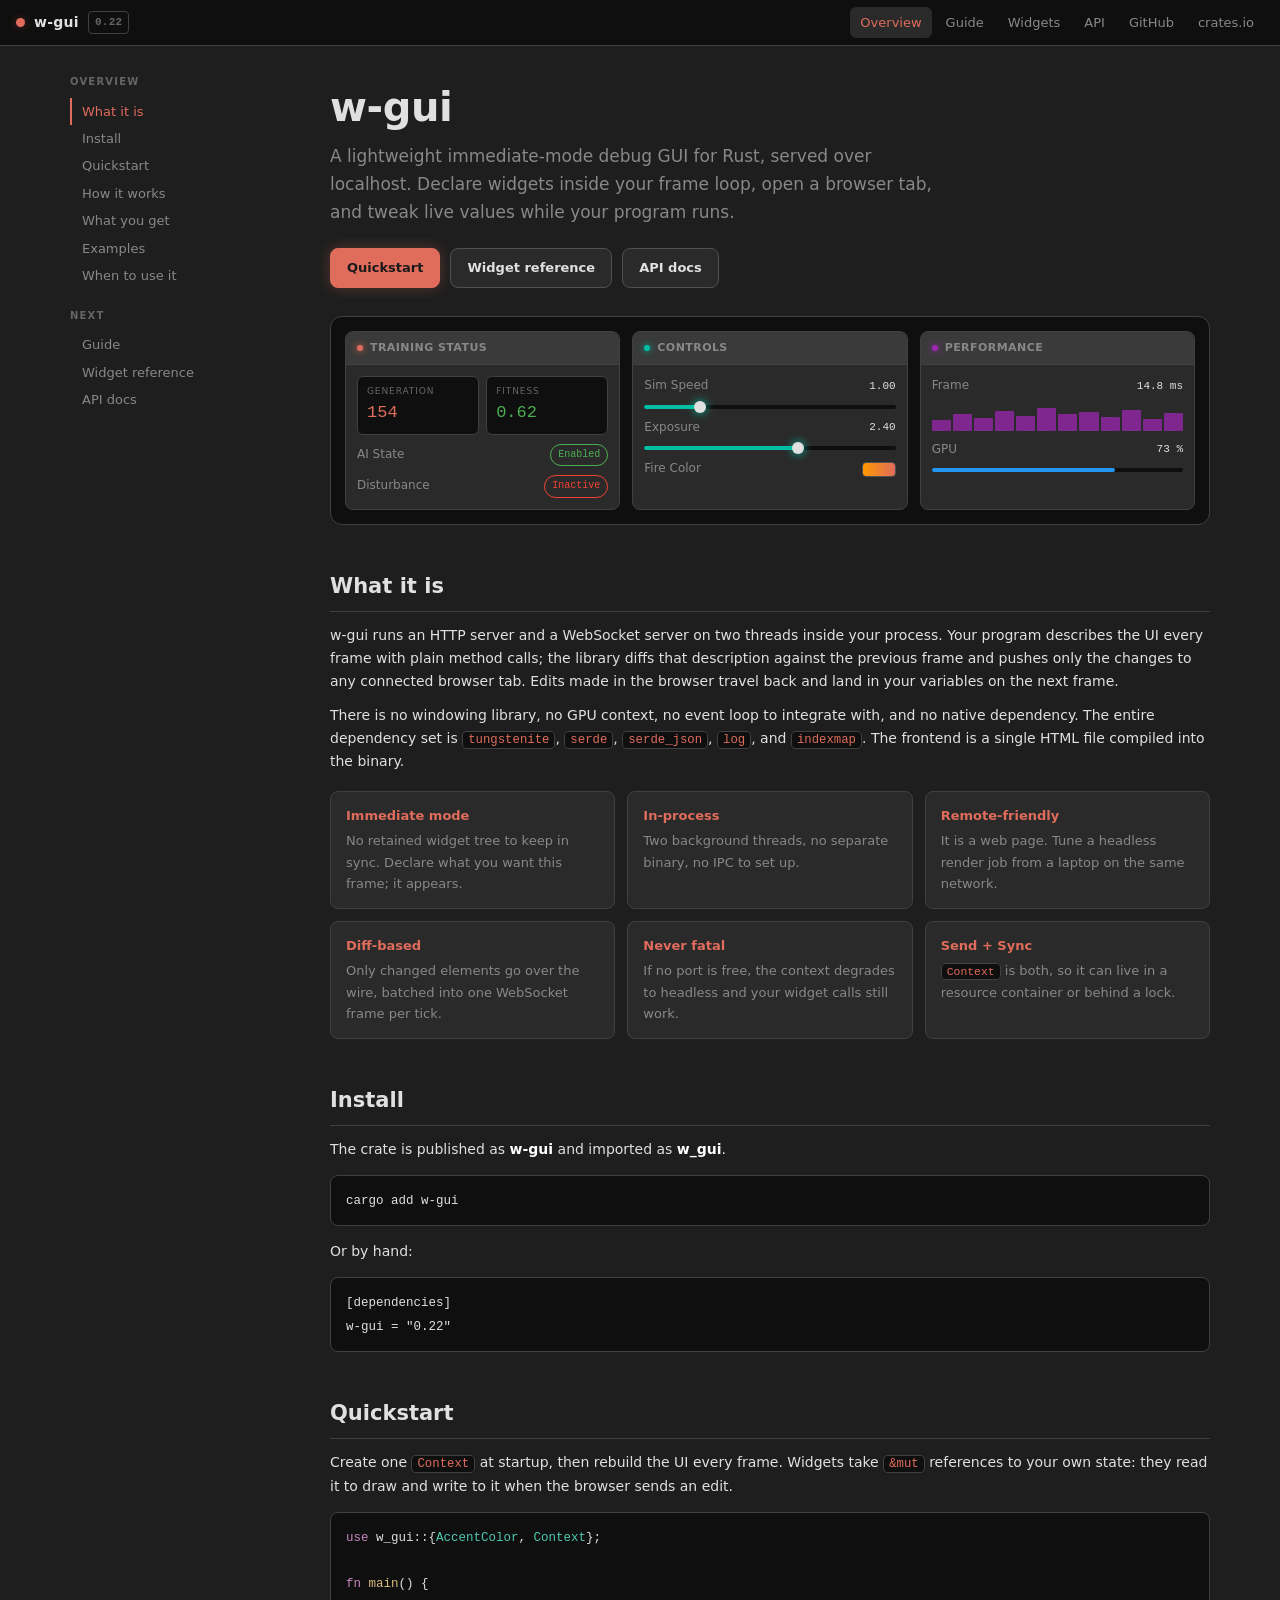
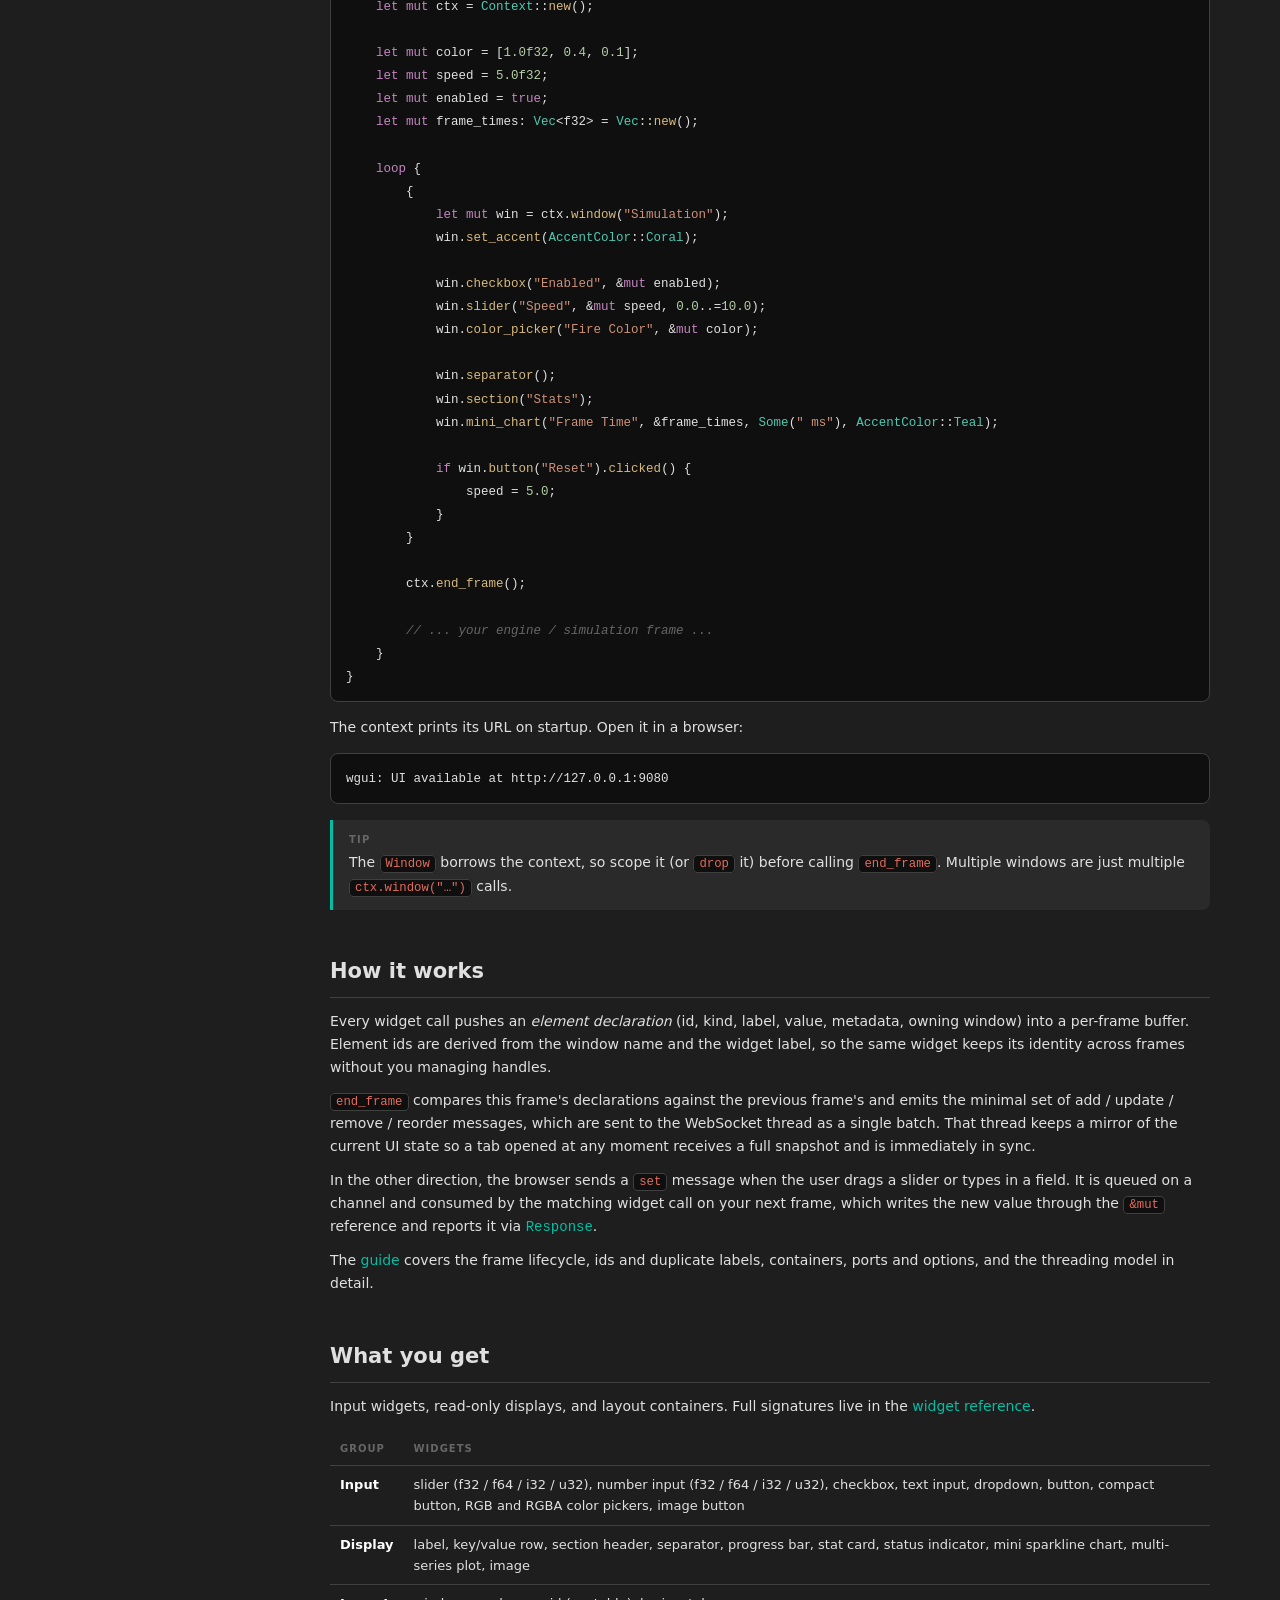
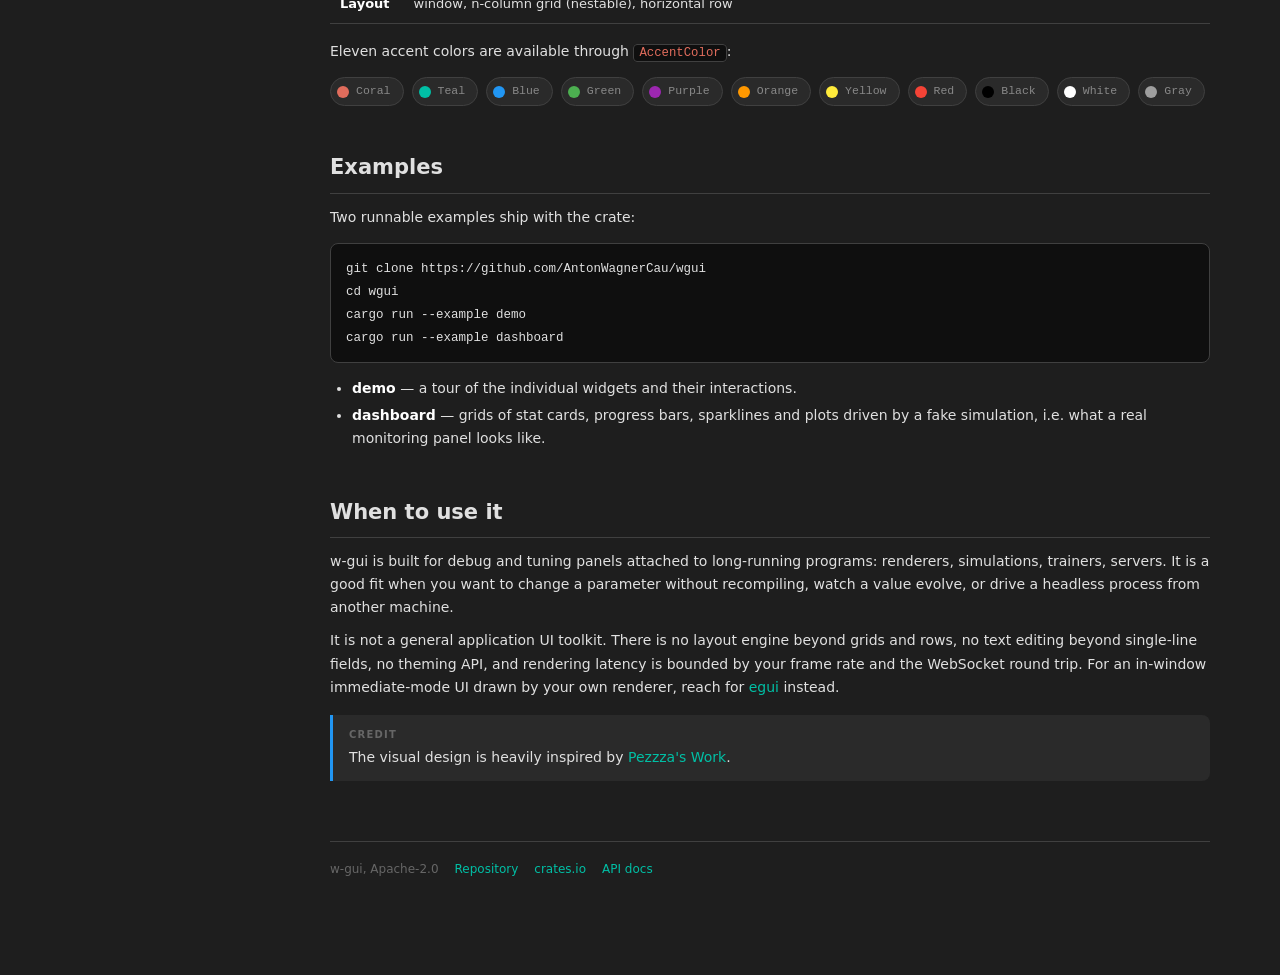
<file: docs/index.html>
<!DOCTYPE html>
<html lang="en">

<head>
  <meta charset="UTF-8">
  <meta name="viewport" content="width=device-width, initial-scale=1.0">
  <title>w-gui — a lightweight debug GUI served over localhost</title>
  <meta name="description"
    content="w-gui is a lightweight immediate-mode debug GUI for Rust. Declare widgets in your frame loop, open a browser tab, tweak parameters live.">
  <link rel="stylesheet" href="style.css">
</head>

<body>
  <header id="topbar">
    <a class="brand" href="index.html">
      <span class="dot"></span>
      w-gui
      <span class="ver">0.22</span>
    </a>
    <nav>
      <a href="index.html" class="active">Overview</a>
      <a href="guide.html">Guide</a>
      <a href="widgets.html">Widgets</a>
      <a href="api/w_gui/index.html">API</a>
      <a href="https://github.com/AntonWagnerCau/wgui">GitHub</a>
      <a href="https://crates.io/crates/w-gui">crates.io</a>
    </nav>
  </header>

  <div id="shell">
    <aside id="sidebar">
      <h4>Overview</h4>
      <a href="#what">What it is</a>
      <a href="#install">Install</a>
      <a href="#quickstart">Quickstart</a>
      <a href="#how">How it works</a>
      <a href="#capabilities">What you get</a>
      <a href="#examples">Examples</a>
      <a href="#compare">When to use it</a>

      <h4>Next</h4>
      <a href="guide.html">Guide</a>
      <a href="widgets.html">Widget reference</a>
      <a href="api/w_gui/index.html">API docs</a>
    </aside>

    <main>
      <section class="hero">
        <h1>w-gui</h1>
        <p class="tagline">
          A lightweight immediate-mode debug GUI for Rust, served over localhost. Declare widgets
          inside your frame loop, open a browser tab, and tweak live values while your program runs.
        </p>
        <div class="cta">
          <a class="btn primary" href="#quickstart">Quickstart</a>
          <a class="btn" href="widgets.html">Widget reference</a>
          <a class="btn" href="api/w_gui/index.html">API docs</a>
        </div>
      </section>

      <div class="mock" aria-hidden="true">
        <div class="mock-win" style="--wa: var(--coral)">
          <header>Training Status</header>
          <div class="mock-body">
            <div class="tiles">
              <div class="stat-tile">
                <div class="k">Generation</div>
                <div class="v">154</div>
              </div>
              <div class="stat-tile" style="--wa: var(--green)">
                <div class="k">Fitness</div>
                <div class="v">0.62</div>
              </div>
            </div>
            <div class="mock-row"><span>AI State</span><span class="chip"
                style="color: var(--green); border-color: var(--green)">Enabled</span></div>
            <div class="mock-row"><span>Disturbance</span><span class="chip"
                style="color: var(--red); border-color: var(--red)">Inactive</span></div>
          </div>
        </div>

        <div class="mock-win" style="--wa: var(--teal)">
          <header>Controls</header>
          <div class="mock-body">
            <div class="mock-row"><span>Sim Speed</span><span class="val">1.00</span></div>
            <div class="track"><i style="width: 22%"></i><b style="left: 22%"></b></div>
            <div class="mock-row"><span>Exposure</span><span class="val">2.40</span></div>
            <div class="track"><i style="width: 61%"></i><b style="left: 61%"></b></div>
            <div class="mock-row"><span>Fire Color</span>
              <div class="swatch" style="background: linear-gradient(90deg, #ff9800, #e06c5c)"></div>
            </div>
          </div>
        </div>

        <div class="mock-win" style="--wa: var(--purple)">
          <header>Performance</header>
          <div class="mock-body">
            <div class="mock-row"><span>Frame</span><span class="val">14.8 ms</span></div>
            <div class="spark" style="--wa: var(--purple)">
              <i style="height: 40%"></i><i style="height: 62%"></i><i style="height: 48%"></i>
              <i style="height: 75%"></i><i style="height: 55%"></i><i style="height: 88%"></i>
              <i style="height: 64%"></i><i style="height: 71%"></i><i style="height: 52%"></i>
              <i style="height: 80%"></i><i style="height: 44%"></i><i style="height: 68%"></i>
            </div>
            <div class="mock-row"><span>GPU</span><span class="val">73 %</span></div>
            <div class="track" style="--wa: var(--blue)"><i style="width: 73%"></i></div>
          </div>
        </div>
      </div>

      <h2 id="what">What it is</h2>
      <p>
        w-gui runs an HTTP server and a WebSocket server on two threads inside your process. Your
        program describes the UI every frame with plain method calls; the library diffs that
        description against the previous frame and pushes only the changes to any connected browser
        tab. Edits made in the browser travel back and land in your variables on the next frame.
      </p>
      <p>
        There is no windowing library, no GPU context, no event loop to integrate with, and no
        native dependency. The entire dependency set is
        <code>tungstenite</code>, <code>serde</code>, <code>serde_json</code>, <code>log</code>, and
        <code>indexmap</code>. The frontend is a single HTML file compiled into the binary.
      </p>

      <div class="grid-2">
        <div class="feature">
          <h4>Immediate mode</h4>
          <p>No retained widget tree to keep in sync. Declare what you want this frame; it appears.</p>
        </div>
        <div class="feature">
          <h4>In-process</h4>
          <p>Two background threads, no separate binary, no IPC to set up.</p>
        </div>
        <div class="feature">
          <h4>Remote-friendly</h4>
          <p>It is a web page. Tune a headless render job from a laptop on the same network.</p>
        </div>
        <div class="feature">
          <h4>Diff-based</h4>
          <p>Only changed elements go over the wire, batched into one WebSocket frame per tick.</p>
        </div>
        <div class="feature">
          <h4>Never fatal</h4>
          <p>If no port is free, the context degrades to headless and your widget calls still work.</p>
        </div>
        <div class="feature">
          <h4>Send + Sync</h4>
          <p><code>Context</code> is both, so it can live in a resource container or behind a lock.</p>
        </div>
      </div>

      <h2 id="install">Install</h2>
      <p>The crate is published as <strong>w-gui</strong> and imported as <strong>w_gui</strong>.</p>
      <pre><code class="plain">cargo add w-gui</code></pre>
      <p>Or by hand:</p>
      <pre><code class="plain">[dependencies]
w-gui = "0.22"</code></pre>

      <h2 id="quickstart">Quickstart</h2>
      <p>
        Create one <code>Context</code> at startup, then rebuild the UI every frame. Widgets take
        <code>&amp;mut</code> references to your own state: they read it to draw and write to it when
        the browser sends an edit.
      </p>
      <pre><code>use w_gui::{AccentColor, Context};

fn main() {
    let mut ctx = Context::new();

    let mut color = [1.0f32, 0.4, 0.1];
    let mut speed = 5.0f32;
    let mut enabled = true;
    let mut frame_times: Vec&lt;f32&gt; = Vec::new();

    loop {
        {
            let mut win = ctx.window("Simulation");
            win.set_accent(AccentColor::Coral);

            win.checkbox("Enabled", &amp;mut enabled);
            win.slider("Speed", &amp;mut speed, 0.0..=10.0);
            win.color_picker("Fire Color", &amp;mut color);

            win.separator();
            win.section("Stats");
            win.mini_chart("Frame Time", &amp;frame_times, Some(" ms"), AccentColor::Teal);

            if win.button("Reset").clicked() {
                speed = 5.0;
            }
        }

        ctx.end_frame();

        // ... your engine / simulation frame ...
    }
}</code></pre>

      <p>
        The context prints its URL on startup. Open it in a browser:
      </p>
      <pre><code class="plain">wgui: UI available at http://127.0.0.1:9080</code></pre>

      <div class="note tip">
        <span class="tag">Tip</span>
        <p>
          The <code>Window</code> borrows the context, so scope it (or <code>drop</code> it) before
          calling <code>end_frame</code>. Multiple windows are just multiple
          <code>ctx.window("…")</code> calls.
        </p>
      </div>

      <h2 id="how">How it works</h2>
      <p>
        Every widget call pushes an <em>element declaration</em> (id, kind, label, value, metadata,
        owning window) into a per-frame buffer. Element ids are derived from the window name and the
        widget label, so the same widget keeps its identity across frames without you managing
        handles.
      </p>
      <p>
        <code>end_frame</code> compares this frame's declarations against the previous frame's and
        emits the minimal set of add / update / remove / reorder messages, which are sent to the
        WebSocket thread as a single batch. That thread keeps a mirror of the current UI state so a
        tab opened at any moment receives a full snapshot and is immediately in sync.
      </p>
      <p>
        In the other direction, the browser sends a <code>set</code> message when the user drags a
        slider or types in a field. It is queued on a channel and consumed by the matching widget
        call on your next frame, which writes the new value through the <code>&amp;mut</code>
        reference and reports it via <a href="guide.html#response"><code>Response</code></a>.
      </p>
      <p>
        The <a href="guide.html">guide</a> covers the frame lifecycle, ids and duplicate labels,
        containers, ports and options, and the threading model in detail.
      </p>

      <h2 id="capabilities">What you get</h2>
      <p>Input widgets, read-only displays, and layout containers. Full signatures live in the
        <a href="widgets.html">widget reference</a>.</p>

      <table>
        <thead>
          <tr>
            <th>Group</th>
            <th>Widgets</th>
          </tr>
        </thead>
        <tbody>
          <tr>
            <td><strong>Input</strong></td>
            <td>slider (f32 / f64 / i32 / u32), number input (f32 / f64 / i32 / u32), checkbox,
              text input, dropdown, button, compact button, RGB and RGBA color pickers, image
              button</td>
          </tr>
          <tr>
            <td><strong>Display</strong></td>
            <td>label, key/value row, section header, separator, progress bar, stat card, status
              indicator, mini sparkline chart, multi-series plot, image</td>
          </tr>
          <tr>
            <td><strong>Layout</strong></td>
            <td>window, n-column grid (nestable), horizontal row</td>
          </tr>
        </tbody>
      </table>

      <p>Eleven accent colors are available through <code>AccentColor</code>:</p>
      <div class="accents">
        <div><span style="background: var(--coral)"></span>Coral</div>
        <div><span style="background: var(--teal)"></span>Teal</div>
        <div><span style="background: var(--blue)"></span>Blue</div>
        <div><span style="background: var(--green)"></span>Green</div>
        <div><span style="background: var(--purple)"></span>Purple</div>
        <div><span style="background: var(--orange)"></span>Orange</div>
        <div><span style="background: var(--yellow)"></span>Yellow</div>
        <div><span style="background: var(--red)"></span>Red</div>
        <div><span style="background: #000"></span>Black</div>
        <div><span style="background: #fff"></span>White</div>
        <div><span style="background: var(--gray)"></span>Gray</div>
      </div>

      <h2 id="examples">Examples</h2>
      <p>Two runnable examples ship with the crate:</p>
      <pre><code class="plain">git clone https://github.com/AntonWagnerCau/wgui
cd wgui
cargo run --example demo
cargo run --example dashboard</code></pre>
      <ul>
        <li><strong>demo</strong> — a tour of the individual widgets and their interactions.</li>
        <li><strong>dashboard</strong> — grids of stat cards, progress bars, sparklines and plots
          driven by a fake simulation, i.e. what a real monitoring panel looks like.</li>
      </ul>

      <h2 id="compare">When to use it</h2>
      <p>
        w-gui is built for debug and tuning panels attached to long-running programs: renderers,
        simulations, trainers, servers. It is a good fit when you want to change a parameter without
        recompiling, watch a value evolve, or drive a headless process from another machine.
      </p>
      <p>
        It is not a general application UI toolkit. There is no layout engine beyond grids and rows,
        no text editing beyond single-line fields, no theming API, and rendering latency is bounded
        by your frame rate and the WebSocket round trip. For an in-window immediate-mode UI drawn by
        your own renderer, reach for <a href="https://github.com/emilk/egui">egui</a> instead.
      </p>

      <div class="note">
        <span class="tag">Credit</span>
        <p>
          The visual design is heavily inspired by
          <a href="https://www.youtube.com/@PezzzasWork">Pezzza's Work</a>.
        </p>
      </div>

      <footer>
        <span>w-gui, Apache-2.0</span>
        <a href="https://github.com/AntonWagnerCau/wgui">Repository</a>
        <a href="https://crates.io/crates/w-gui">crates.io</a>
        <a href="api/w_gui/index.html">API docs</a>
      </footer>
    </main>
  </div>

  <script src="app.js"></script>
</body>

</html>
</file>
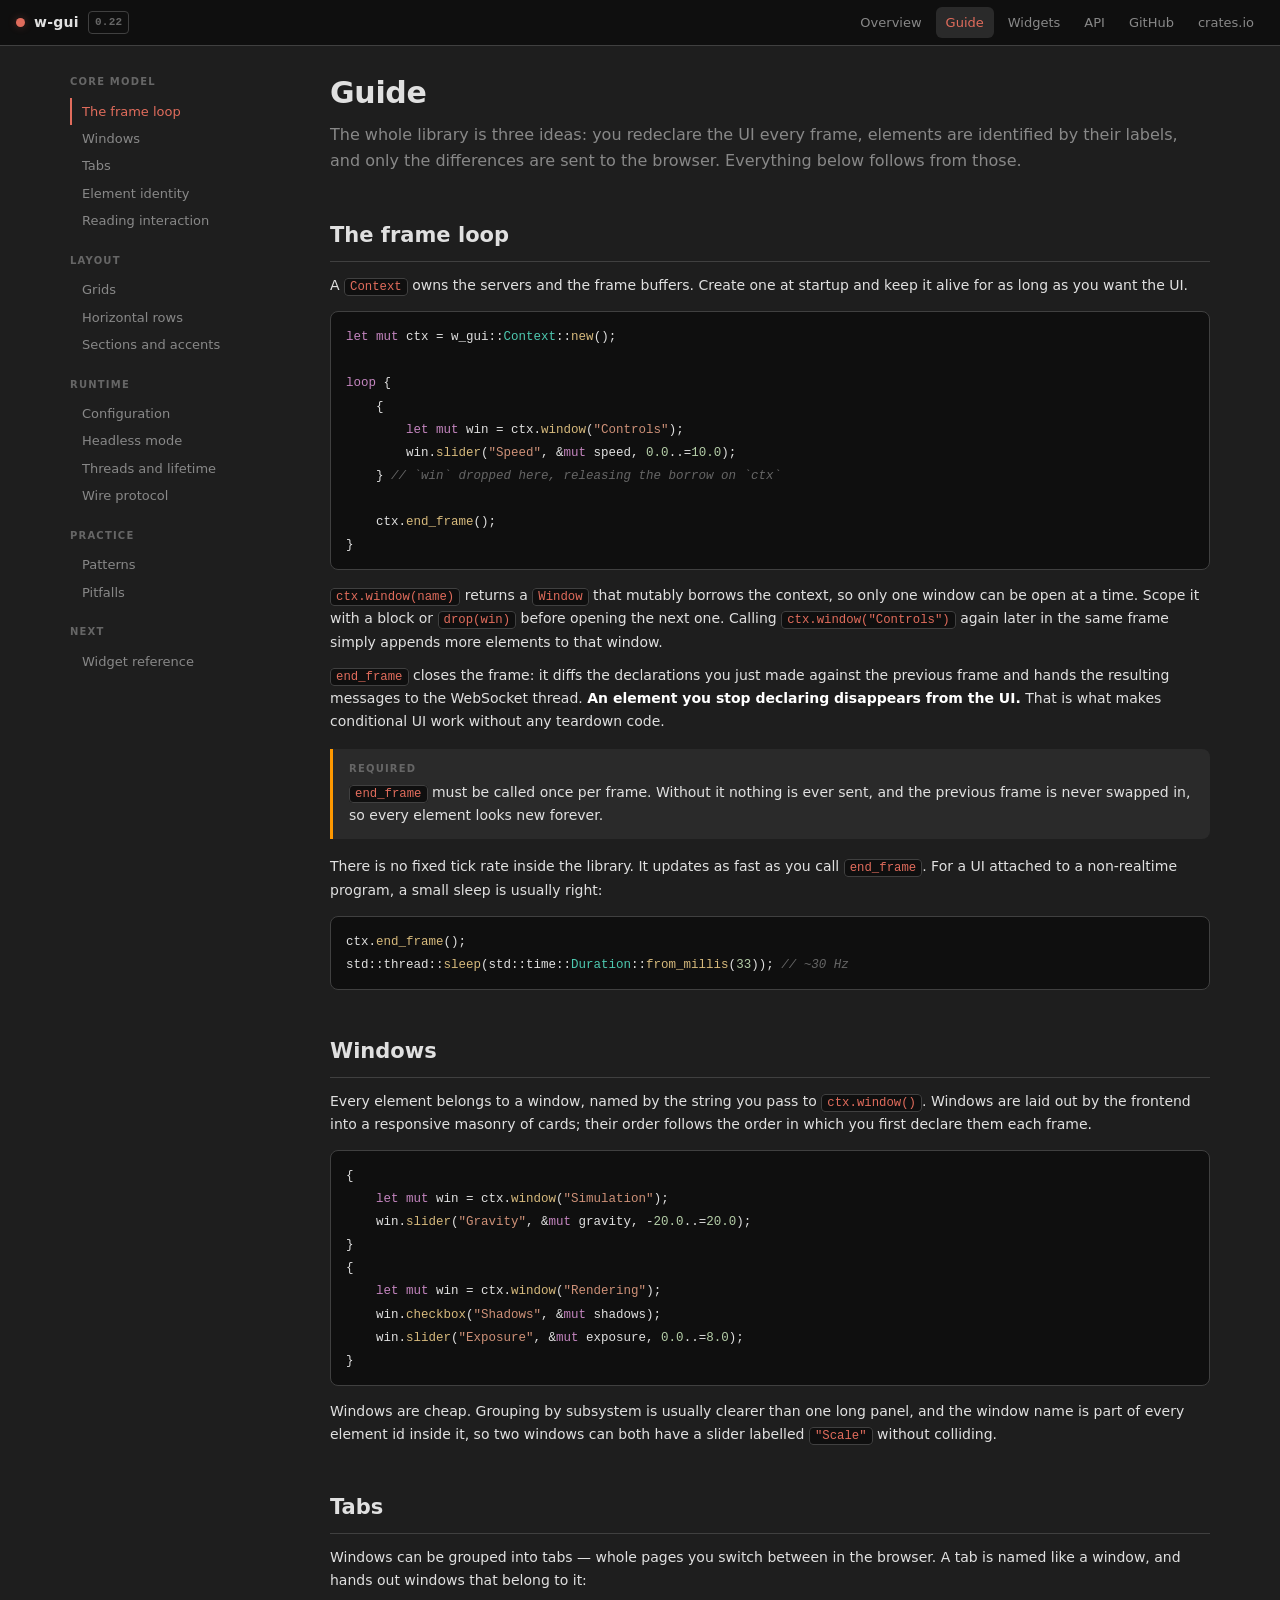
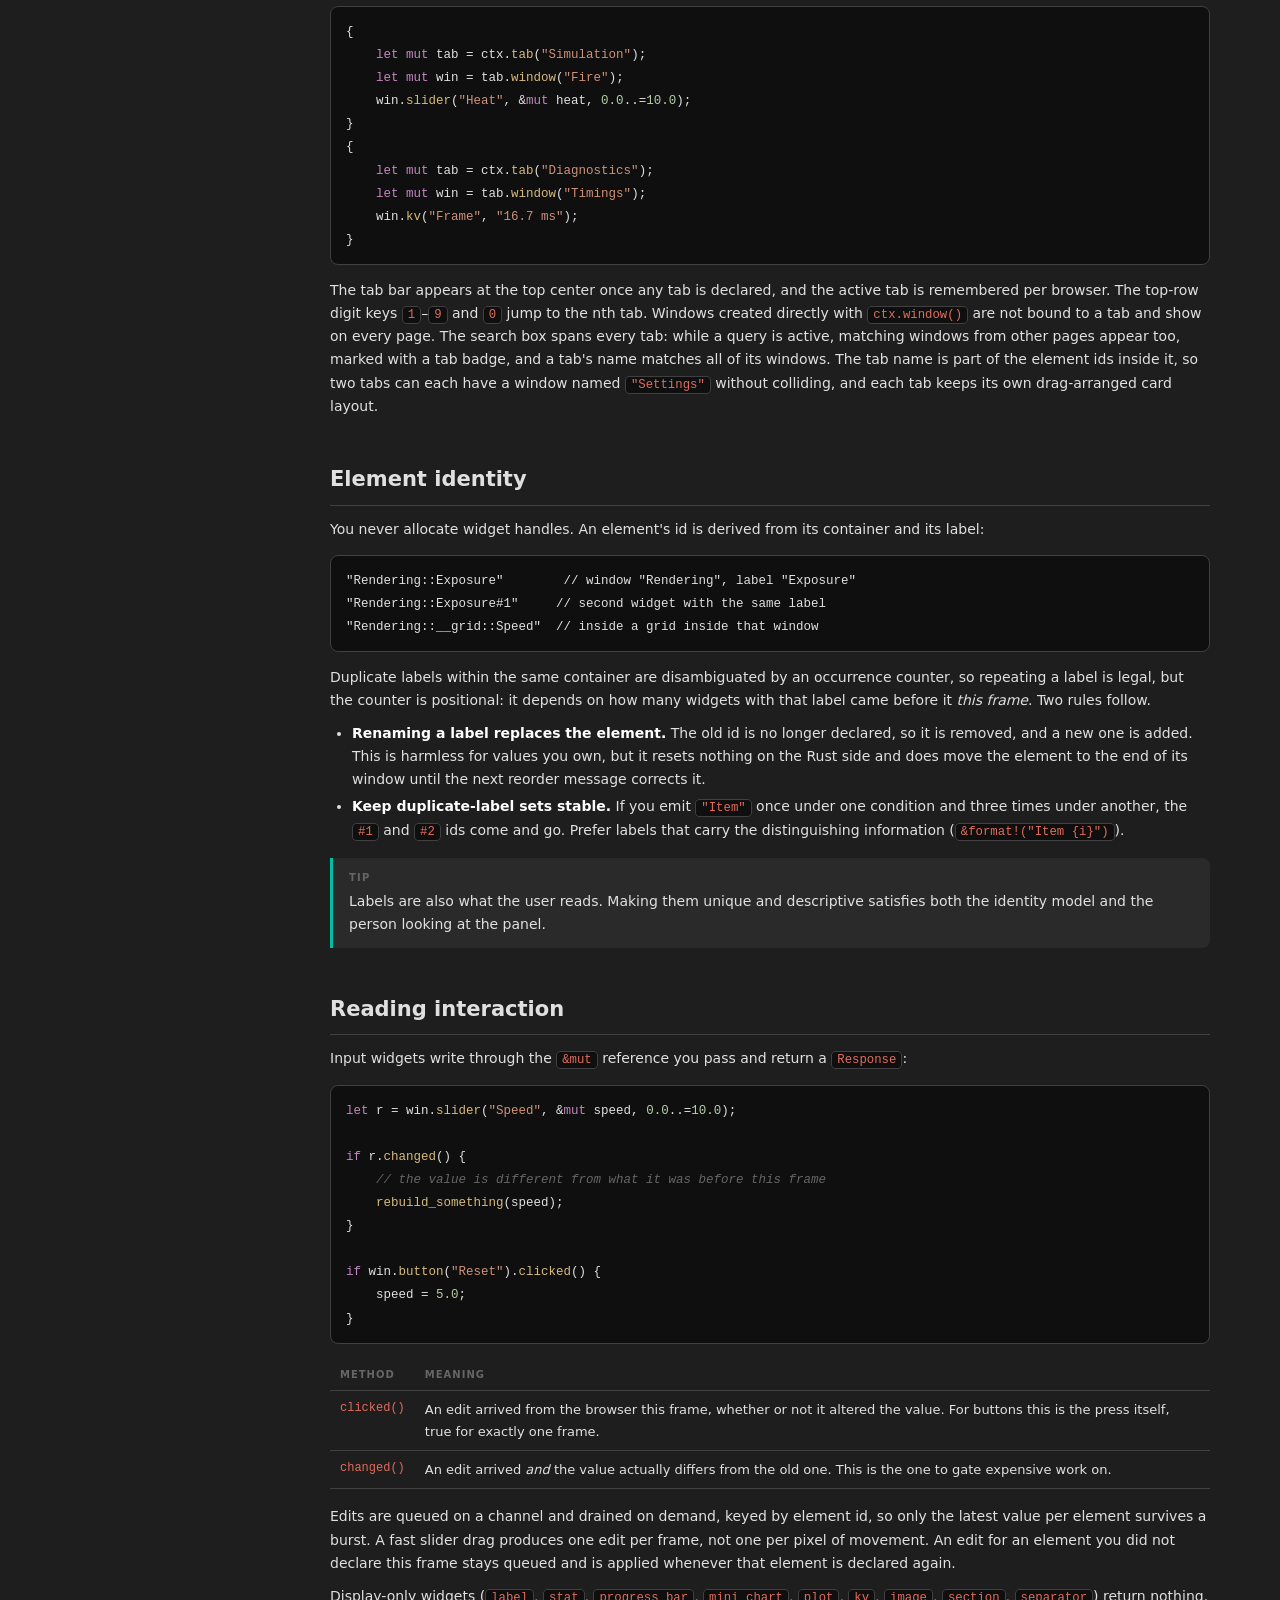
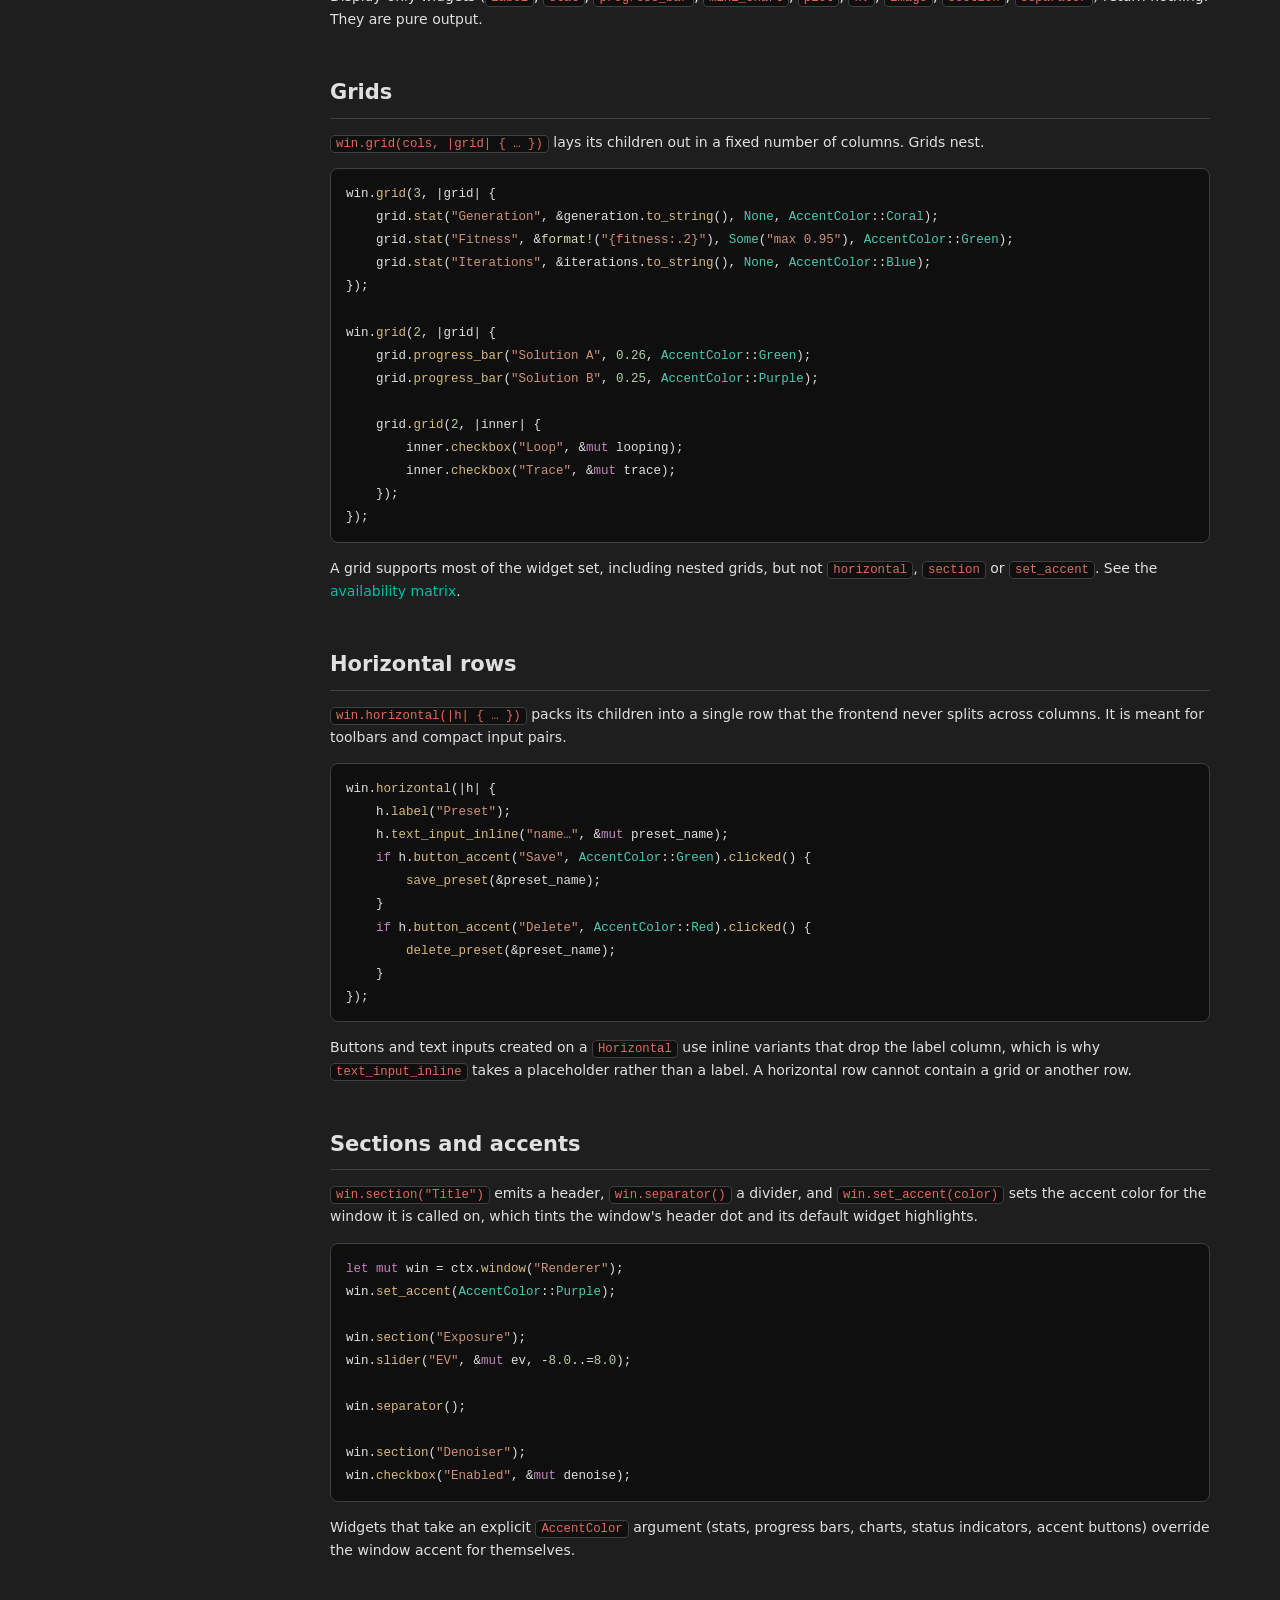
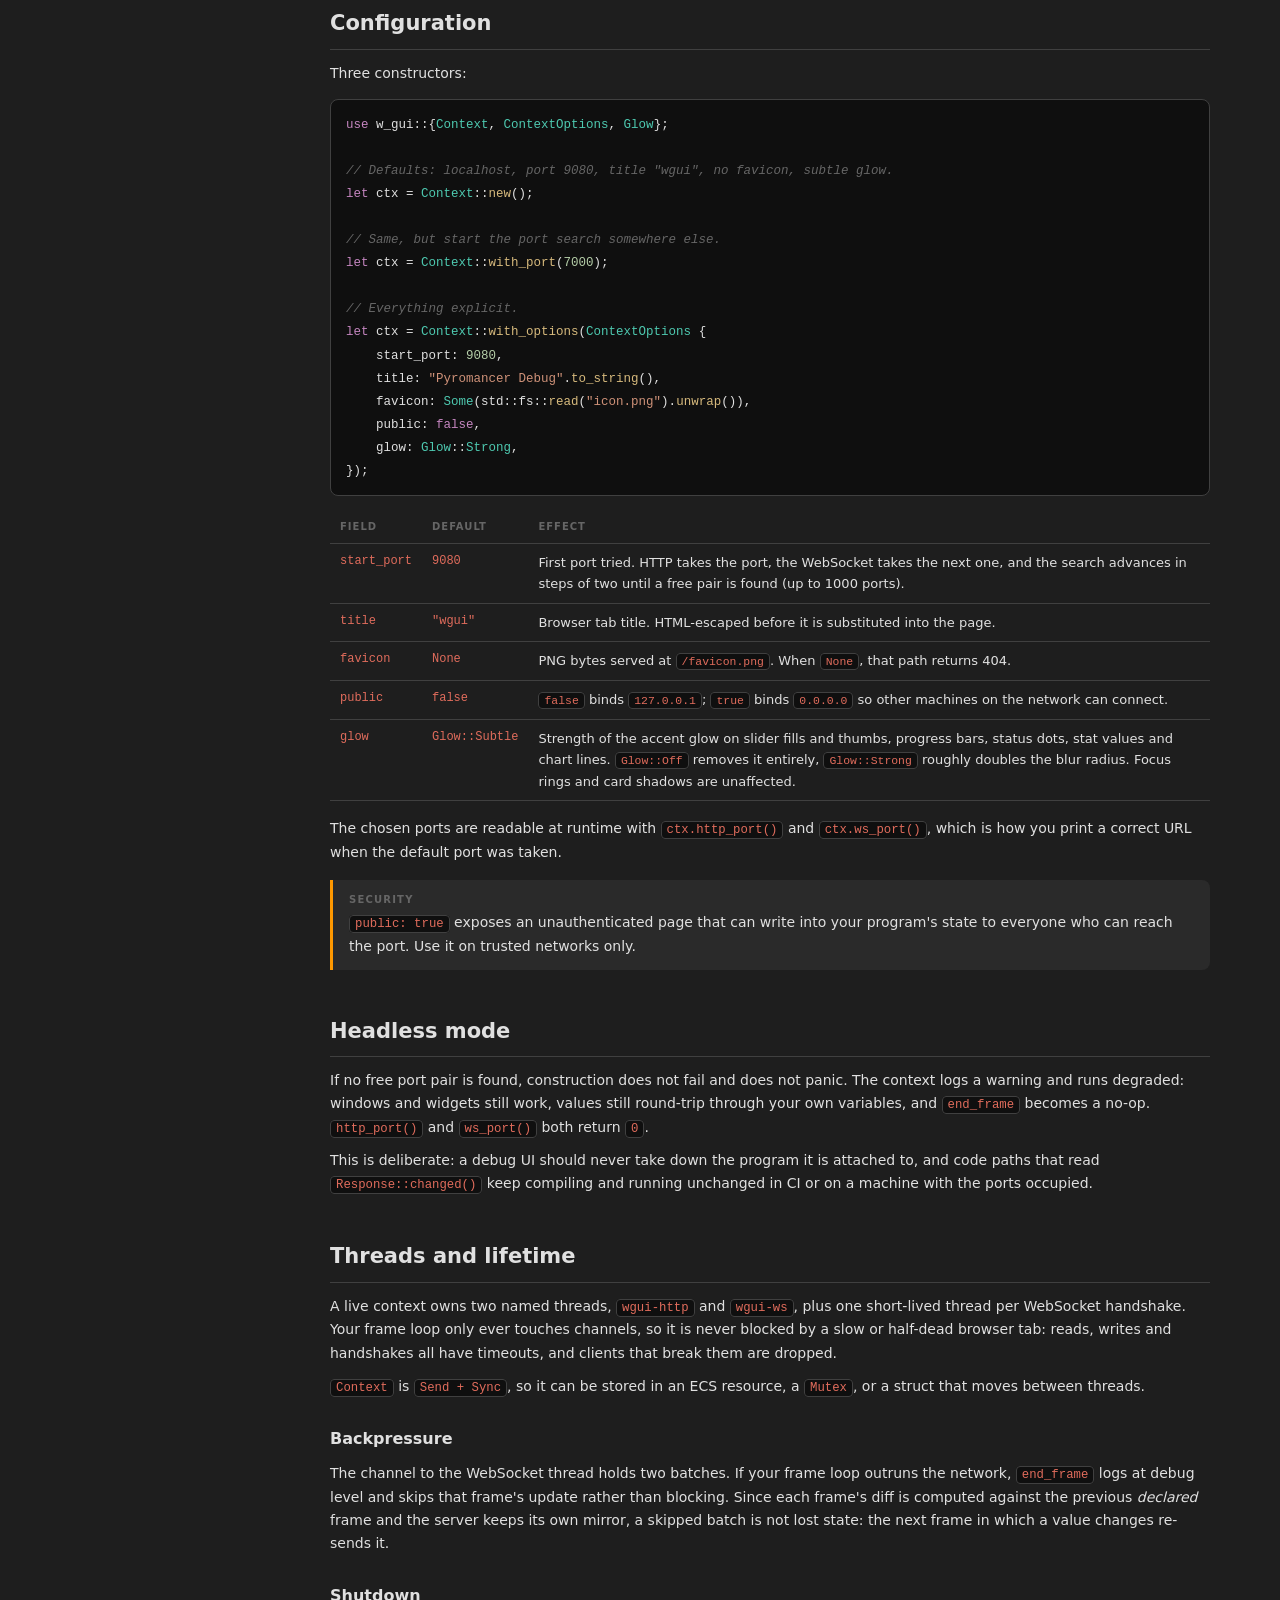
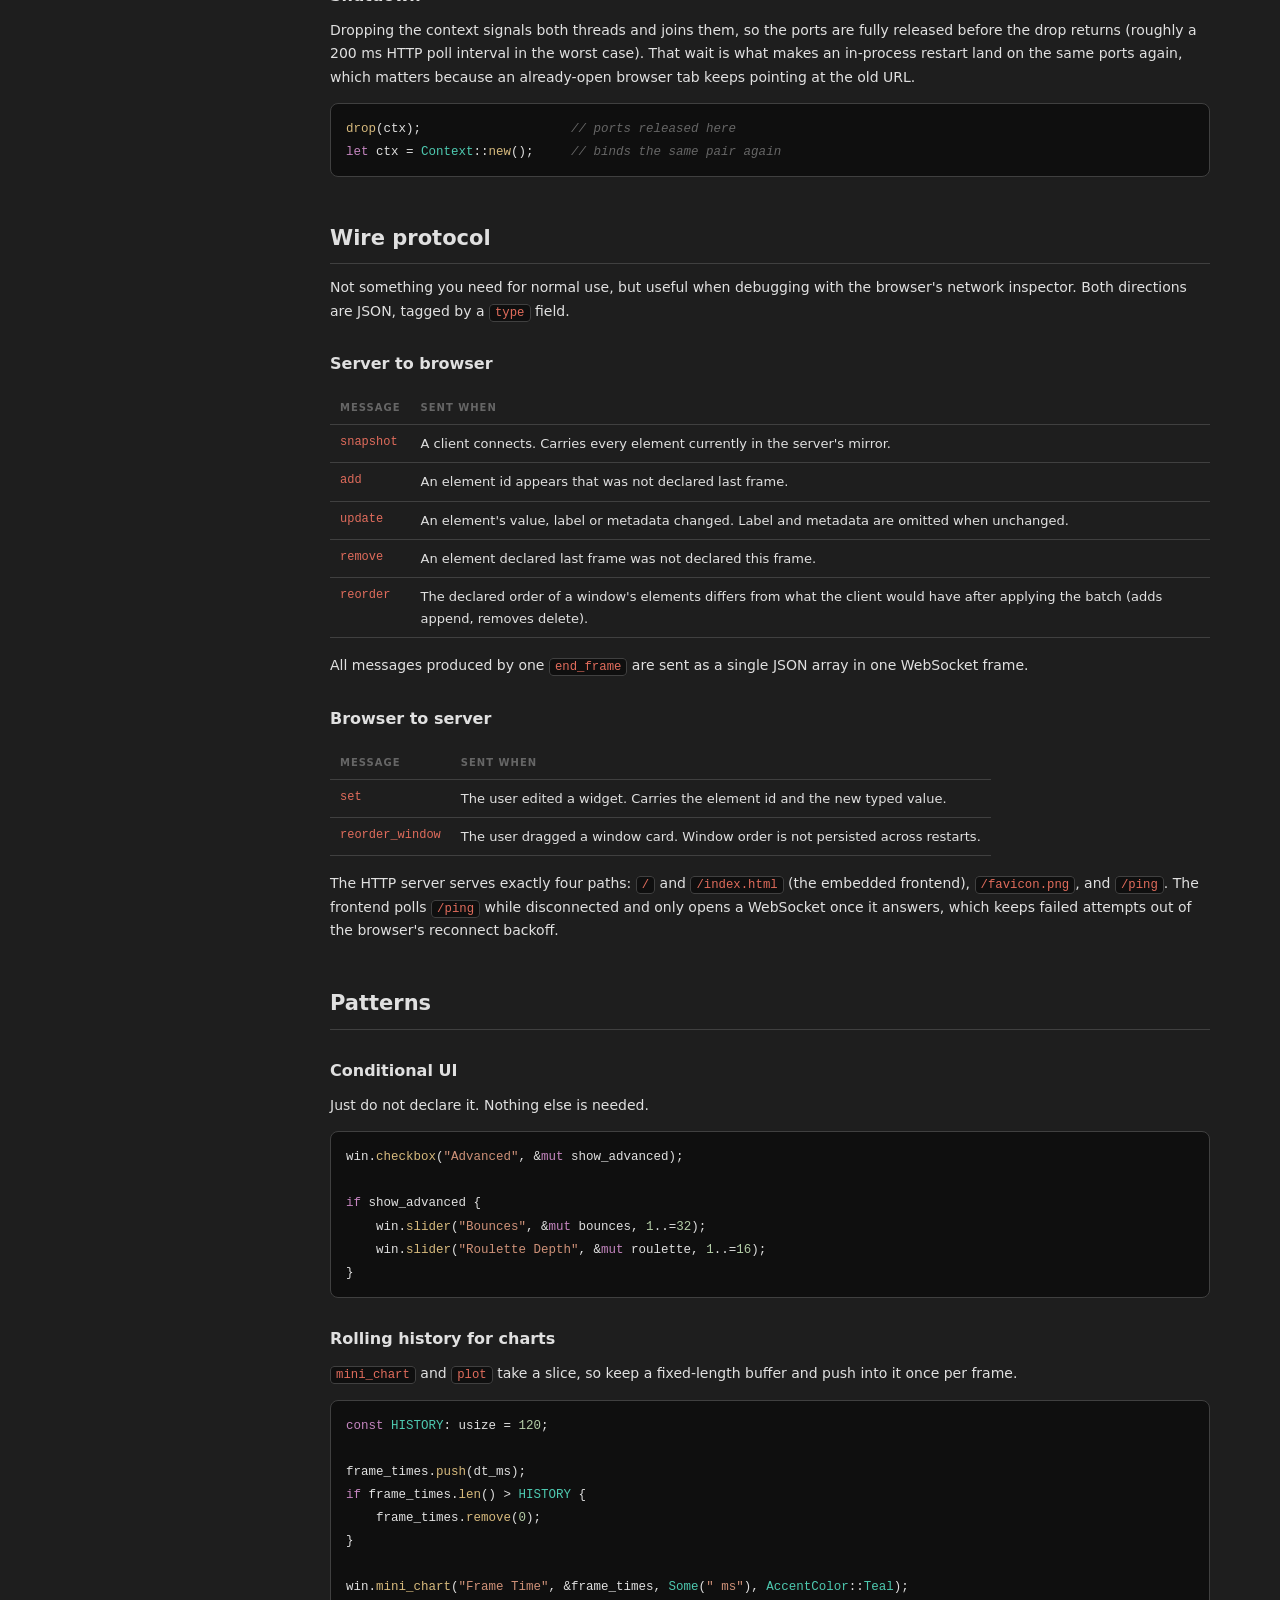
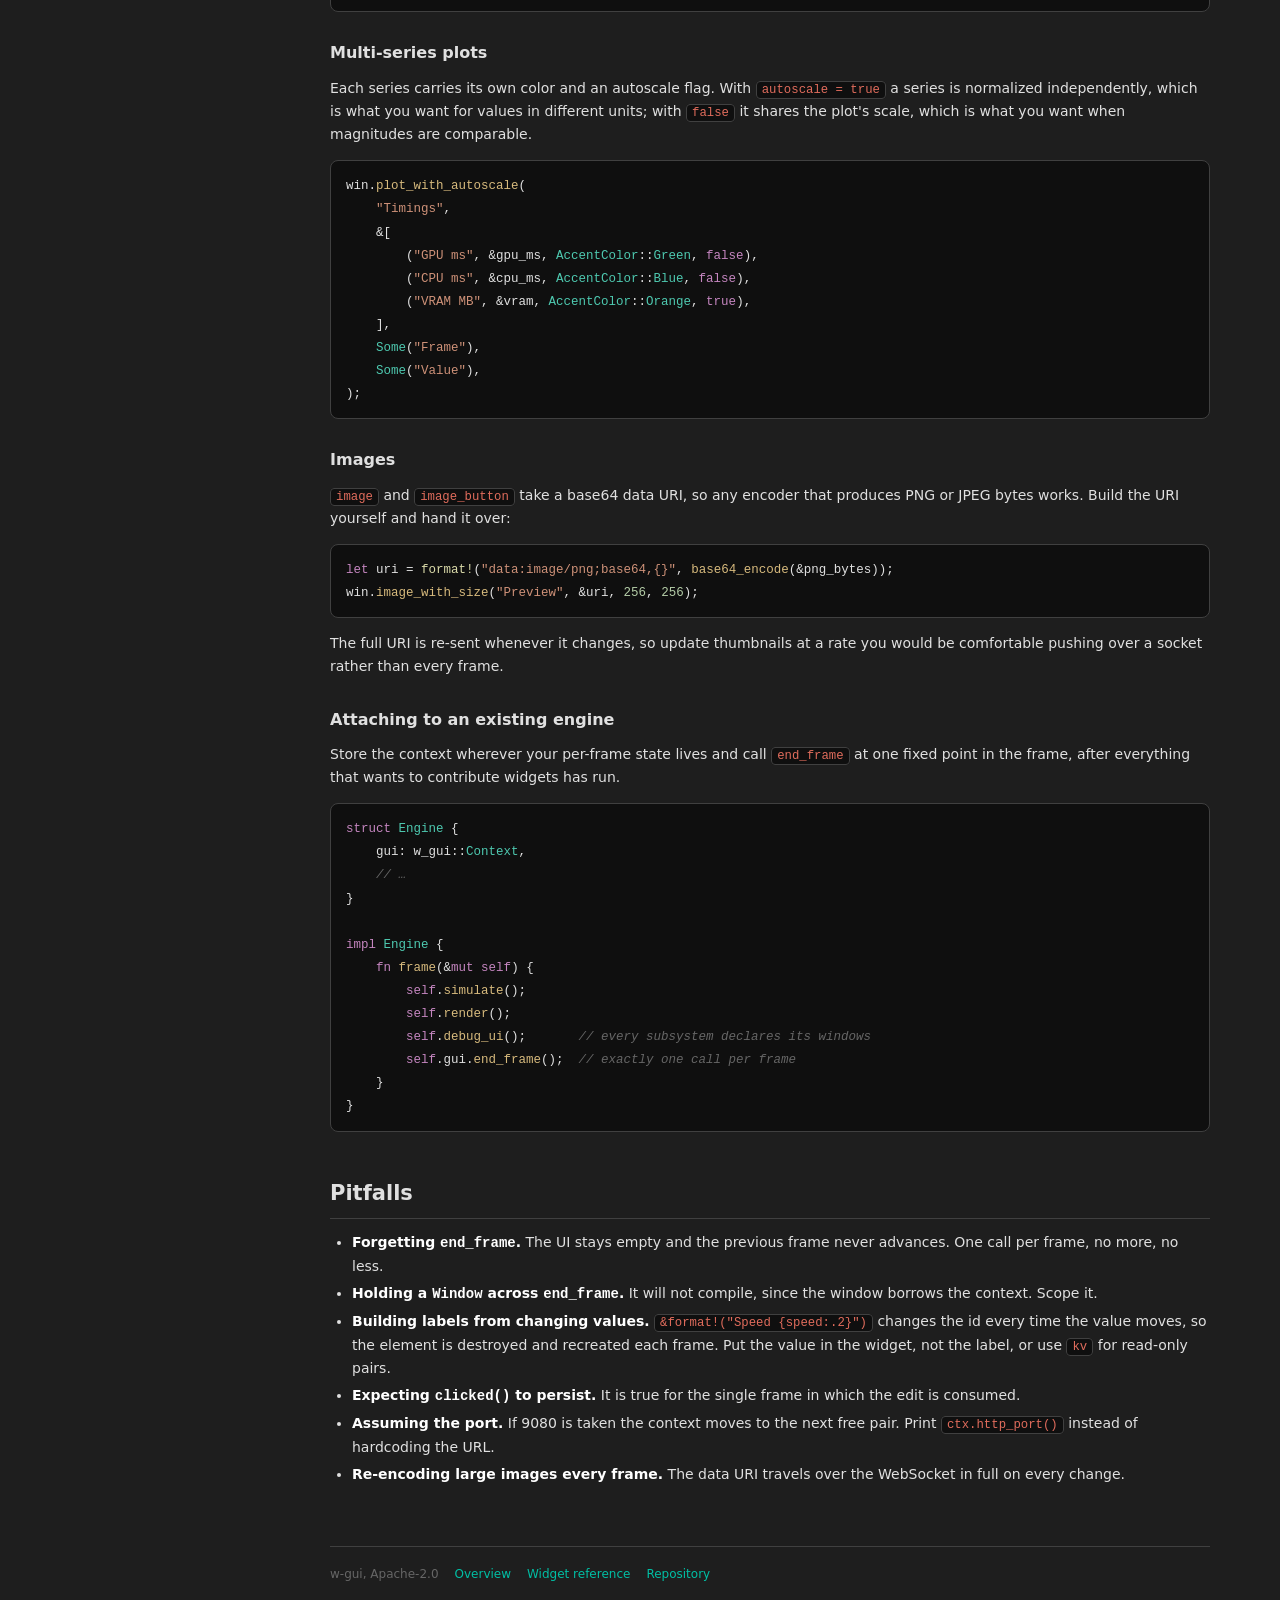
<file: docs/guide.html>
<!DOCTYPE html>
<html lang="en">

<head>
  <meta charset="UTF-8">
  <meta name="viewport" content="width=device-width, initial-scale=1.0">
  <title>Guide — w-gui</title>
  <meta name="description"
    content="How w-gui works: the frame loop, element identity, containers, configuration, threading, and the wire protocol.">
  <link rel="stylesheet" href="style.css">
</head>

<body>
  <header id="topbar">
    <a class="brand" href="index.html">
      <span class="dot"></span>
      w-gui
      <span class="ver">0.22</span>
    </a>
    <nav>
      <a href="index.html">Overview</a>
      <a href="guide.html" class="active">Guide</a>
      <a href="widgets.html">Widgets</a>
      <a href="api/w_gui/index.html">API</a>
      <a href="https://github.com/AntonWagnerCau/wgui">GitHub</a>
      <a href="https://crates.io/crates/w-gui">crates.io</a>
    </nav>
  </header>

  <div id="shell">
    <aside id="sidebar">
      <h4>Core model</h4>
      <a href="#loop">The frame loop</a>
      <a href="#windows">Windows</a>
      <a href="#tabs">Tabs</a>
      <a href="#identity">Element identity</a>
      <a href="#response">Reading interaction</a>

      <h4>Layout</h4>
      <a href="#grid">Grids</a>
      <a href="#horizontal">Horizontal rows</a>
      <a href="#structure">Sections and accents</a>

      <h4>Runtime</h4>
      <a href="#options">Configuration</a>
      <a href="#headless">Headless mode</a>
      <a href="#threads">Threads and lifetime</a>
      <a href="#protocol">Wire protocol</a>

      <h4>Practice</h4>
      <a href="#patterns">Patterns</a>
      <a href="#pitfalls">Pitfalls</a>

      <h4>Next</h4>
      <a href="widgets.html">Widget reference</a>
    </aside>

    <main>
      <h1>Guide</h1>
      <p class="lead">
        The whole library is three ideas: you redeclare the UI every frame, elements are identified
        by their labels, and only the differences are sent to the browser. Everything below follows
        from those.
      </p>

      <h2 id="loop">The frame loop</h2>
      <p>
        A <code>Context</code> owns the servers and the frame buffers. Create one at startup and
        keep it alive for as long as you want the UI.
      </p>
      <pre><code>let mut ctx = w_gui::Context::new();

loop {
    {
        let mut win = ctx.window("Controls");
        win.slider("Speed", &amp;mut speed, 0.0..=10.0);
    } // `win` dropped here, releasing the borrow on `ctx`

    ctx.end_frame();
}</code></pre>
      <p>
        <code>ctx.window(name)</code> returns a <code>Window</code> that mutably borrows the
        context, so only one window can be open at a time. Scope it with a block or
        <code>drop(win)</code> before opening the next one. Calling
        <code>ctx.window("Controls")</code> again later in the same frame simply appends more
        elements to that window.
      </p>
      <p>
        <code>end_frame</code> closes the frame: it diffs the declarations you just made against the
        previous frame and hands the resulting messages to the WebSocket thread. <strong>An element
          you stop declaring disappears from the UI.</strong> That is what makes conditional UI
        work without any teardown code.
      </p>

      <div class="note warn">
        <span class="tag">Required</span>
        <p>
          <code>end_frame</code> must be called once per frame. Without it nothing is ever sent, and
          the previous frame is never swapped in, so every element looks new forever.
        </p>
      </div>

      <p>
        There is no fixed tick rate inside the library. It updates as fast as you call
        <code>end_frame</code>. For a UI attached to a non-realtime program, a small sleep is
        usually right:
      </p>
      <pre><code>ctx.end_frame();
std::thread::sleep(std::time::Duration::from_millis(33)); // ~30 Hz</code></pre>

      <h2 id="windows">Windows</h2>
      <p>
        Every element belongs to a window, named by the string you pass to
        <code>ctx.window()</code>. Windows are laid out by the frontend into a responsive masonry
        of cards; their order follows the order in which you first declare them each frame.
      </p>
      <pre><code>{
    let mut win = ctx.window("Simulation");
    win.slider("Gravity", &amp;mut gravity, -20.0..=20.0);
}
{
    let mut win = ctx.window("Rendering");
    win.checkbox("Shadows", &amp;mut shadows);
    win.slider("Exposure", &amp;mut exposure, 0.0..=8.0);
}</code></pre>
      <p>
        Windows are cheap. Grouping by subsystem is usually clearer than one long panel, and the
        window name is part of every element id inside it, so two windows can both have a slider
        labelled <code>"Scale"</code> without colliding.
      </p>

      <h2 id="tabs">Tabs</h2>
      <p>
        Windows can be grouped into tabs — whole pages you switch between in the browser. A tab
        is named like a window, and hands out windows that belong to it:
      </p>
      <pre><code>{
    let mut tab = ctx.tab("Simulation");
    let mut win = tab.window("Fire");
    win.slider("Heat", &amp;mut heat, 0.0..=10.0);
}
{
    let mut tab = ctx.tab("Diagnostics");
    let mut win = tab.window("Timings");
    win.kv("Frame", "16.7 ms");
}</code></pre>
      <p>
        The tab bar appears at the top center once any tab is declared, and the active tab is
        remembered per browser. The top-row digit keys <code>1</code>–<code>9</code> and
        <code>0</code> jump to the nth tab. Windows created directly with <code>ctx.window()</code>
        are not bound to a tab and show on every page. The search box spans every tab: while a
        query is active, matching windows from other pages appear too, marked with a tab badge,
        and a tab's name matches all of its windows. The tab name is part of the element ids inside it,
        so two tabs can each have a window named <code>"Settings"</code> without colliding, and
        each tab keeps its own drag-arranged card layout.
      </p>

      <h2 id="identity">Element identity</h2>
      <p>
        You never allocate widget handles. An element's id is derived from its container and its
        label:
      </p>
      <pre><code class="plain">"Rendering::Exposure"        // window "Rendering", label "Exposure"
"Rendering::Exposure#1"     // second widget with the same label
"Rendering::__grid::Speed"  // inside a grid inside that window</code></pre>
      <p>
        Duplicate labels within the same container are disambiguated by an occurrence counter, so
        repeating a label is legal, but the counter is positional: it depends on how many widgets
        with that label came before it <em>this frame</em>. Two rules follow.
      </p>
      <ul>
        <li>
          <strong>Renaming a label replaces the element.</strong> The old id is no longer declared,
          so it is removed, and a new one is added. This is harmless for values you own, but it
          resets nothing on the Rust side and does move the element to the end of its window until
          the next reorder message corrects it.
        </li>
        <li>
          <strong>Keep duplicate-label sets stable.</strong> If you emit <code>"Item"</code> once
          under one condition and three times under another, the <code>#1</code> and
          <code>#2</code> ids come and go. Prefer labels that carry the distinguishing information
          (<code>&amp;format!("Item {i}")</code>).
        </li>
      </ul>

      <div class="note tip">
        <span class="tag">Tip</span>
        <p>
          Labels are also what the user reads. Making them unique and descriptive satisfies both
          the identity model and the person looking at the panel.
        </p>
      </div>

      <h2 id="response">Reading interaction</h2>
      <p>
        Input widgets write through the <code>&amp;mut</code> reference you pass and return a
        <code>Response</code>:
      </p>
      <pre><code>let r = win.slider("Speed", &amp;mut speed, 0.0..=10.0);

if r.changed() {
    // the value is different from what it was before this frame
    rebuild_something(speed);
}

if win.button("Reset").clicked() {
    speed = 5.0;
}</code></pre>
      <table>
        <thead>
          <tr>
            <th>Method</th>
            <th>Meaning</th>
          </tr>
        </thead>
        <tbody>
          <tr>
            <td class="sig">clicked()</td>
            <td>An edit arrived from the browser this frame, whether or not it altered the value.
              For buttons this is the press itself, true for exactly one frame.</td>
          </tr>
          <tr>
            <td class="sig">changed()</td>
            <td>An edit arrived <em>and</em> the value actually differs from the old one. This is
              the one to gate expensive work on.</td>
          </tr>
        </tbody>
      </table>
      <p>
        Edits are queued on a channel and drained on demand, keyed by element id, so only the latest
        value per element survives a burst. A fast slider drag produces one edit per frame, not one
        per pixel of movement. An edit for an element you did not declare this frame stays queued
        and is applied whenever that element is declared again.
      </p>
      <p>
        Display-only widgets (<code>label</code>, <code>stat</code>, <code>progress_bar</code>,
        <code>mini_chart</code>, <code>plot</code>, <code>kv</code>, <code>image</code>,
        <code>section</code>, <code>separator</code>) return nothing. They are pure output.
      </p>

      <h2 id="grid">Grids</h2>
      <p>
        <code>win.grid(cols, |grid| { … })</code> lays its children out in a fixed number of
        columns. Grids nest.
      </p>
      <pre><code>win.grid(3, |grid| {
    grid.stat("Generation", &amp;generation.to_string(), None, AccentColor::Coral);
    grid.stat("Fitness", &amp;format!("{fitness:.2}"), Some("max 0.95"), AccentColor::Green);
    grid.stat("Iterations", &amp;iterations.to_string(), None, AccentColor::Blue);
});

win.grid(2, |grid| {
    grid.progress_bar("Solution A", 0.26, AccentColor::Green);
    grid.progress_bar("Solution B", 0.25, AccentColor::Purple);

    grid.grid(2, |inner| {
        inner.checkbox("Loop", &amp;mut looping);
        inner.checkbox("Trace", &amp;mut trace);
    });
});</code></pre>
      <p>
        A grid supports most of the widget set, including nested grids, but not
        <code>horizontal</code>, <code>section</code> or <code>set_accent</code>. See the
        <a href="widgets.html#matrix">availability matrix</a>.
      </p>

      <h2 id="horizontal">Horizontal rows</h2>
      <p>
        <code>win.horizontal(|h| { … })</code> packs its children into a single row that the
        frontend never splits across columns. It is meant for toolbars and compact input pairs.
      </p>
      <pre><code>win.horizontal(|h| {
    h.label("Preset");
    h.text_input_inline("name…", &amp;mut preset_name);
    if h.button_accent("Save", AccentColor::Green).clicked() {
        save_preset(&amp;preset_name);
    }
    if h.button_accent("Delete", AccentColor::Red).clicked() {
        delete_preset(&amp;preset_name);
    }
});</code></pre>
      <p>
        Buttons and text inputs created on a <code>Horizontal</code> use inline variants that drop
        the label column, which is why <code>text_input_inline</code> takes a placeholder rather
        than a label. A horizontal row cannot contain a grid or another row.
      </p>

      <h2 id="structure">Sections and accents</h2>
      <p>
        <code>win.section("Title")</code> emits a header, <code>win.separator()</code> a divider,
        and <code>win.set_accent(color)</code> sets the accent color for the window it is called on,
        which tints the window's header dot and its default widget highlights.
      </p>
      <pre><code>let mut win = ctx.window("Renderer");
win.set_accent(AccentColor::Purple);

win.section("Exposure");
win.slider("EV", &amp;mut ev, -8.0..=8.0);

win.separator();

win.section("Denoiser");
win.checkbox("Enabled", &amp;mut denoise);</code></pre>
      <p>
        Widgets that take an explicit <code>AccentColor</code> argument (stats, progress bars,
        charts, status indicators, accent buttons) override the window accent for themselves.
      </p>

      <h2 id="options">Configuration</h2>
      <p>Three constructors:</p>
      <pre><code>use w_gui::{Context, ContextOptions, Glow};

// Defaults: localhost, port 9080, title "wgui", no favicon, subtle glow.
let ctx = Context::new();

// Same, but start the port search somewhere else.
let ctx = Context::with_port(7000);

// Everything explicit.
let ctx = Context::with_options(ContextOptions {
    start_port: 9080,
    title: "Pyromancer Debug".to_string(),
    favicon: Some(std::fs::read("icon.png").unwrap()),
    public: false,
    glow: Glow::Strong,
});</code></pre>
      <table>
        <thead>
          <tr>
            <th>Field</th>
            <th>Default</th>
            <th>Effect</th>
          </tr>
        </thead>
        <tbody>
          <tr>
            <td class="sig">start_port</td>
            <td class="sig">9080</td>
            <td>First port tried. HTTP takes the port, the WebSocket takes the next one, and the
              search advances in steps of two until a free pair is found (up to 1000 ports).</td>
          </tr>
          <tr>
            <td class="sig">title</td>
            <td class="sig">"wgui"</td>
            <td>Browser tab title. HTML-escaped before it is substituted into the page.</td>
          </tr>
          <tr>
            <td class="sig">favicon</td>
            <td class="sig">None</td>
            <td>PNG bytes served at <code>/favicon.png</code>. When <code>None</code>, that path
              returns 404.</td>
          </tr>
          <tr>
            <td class="sig">public</td>
            <td class="sig">false</td>
            <td><code>false</code> binds <code>127.0.0.1</code>; <code>true</code> binds
              <code>0.0.0.0</code> so other machines on the network can connect.</td>
          </tr>
          <tr>
            <td class="sig">glow</td>
            <td class="sig">Glow::Subtle</td>
            <td>Strength of the accent glow on slider fills and thumbs, progress bars, status dots,
              stat values and chart lines. <code>Glow::Off</code> removes it entirely,
              <code>Glow::Strong</code> roughly doubles the blur radius. Focus rings and card
              shadows are unaffected.</td>
          </tr>
        </tbody>
      </table>
      <p>
        The chosen ports are readable at runtime with <code>ctx.http_port()</code> and
        <code>ctx.ws_port()</code>, which is how you print a correct URL when the default port was
        taken.
      </p>

      <div class="note warn">
        <span class="tag">Security</span>
        <p>
          <code>public: true</code> exposes an unauthenticated page that can write into your
          program's state to everyone who can reach the port. Use it on trusted networks only.
        </p>
      </div>

      <h2 id="headless">Headless mode</h2>
      <p>
        If no free port pair is found, construction does not fail and does not panic. The context
        logs a warning and runs degraded: windows and widgets still work, values still round-trip
        through your own variables, and <code>end_frame</code> becomes a no-op.
        <code>http_port()</code> and <code>ws_port()</code> both return <code>0</code>.
      </p>
      <p>
        This is deliberate: a debug UI should never take down the program it is attached to, and
        code paths that read <code>Response::changed()</code> keep compiling and running unchanged
        in CI or on a machine with the ports occupied.
      </p>

      <h2 id="threads">Threads and lifetime</h2>
      <p>
        A live context owns two named threads, <code>wgui-http</code> and <code>wgui-ws</code>, plus
        one short-lived thread per WebSocket handshake. Your frame loop only ever touches channels,
        so it is never blocked by a slow or half-dead browser tab: reads, writes and handshakes all
        have timeouts, and clients that break them are dropped.
      </p>
      <p>
        <code>Context</code> is <code>Send + Sync</code>, so it can be stored in an ECS resource, a
        <code>Mutex</code>, or a struct that moves between threads.
      </p>
      <h3>Backpressure</h3>
      <p>
        The channel to the WebSocket thread holds two batches. If your frame loop outruns the
        network, <code>end_frame</code> logs at debug level and skips that frame's update rather
        than blocking. Since each frame's diff is computed against the previous <em>declared</em>
        frame and the server keeps its own mirror, a skipped batch is not lost state: the next
        frame in which a value changes re-sends it.
      </p>
      <h3>Shutdown</h3>
      <p>
        Dropping the context signals both threads and joins them, so the ports are fully released
        before the drop returns (roughly a 200 ms HTTP poll interval in the worst case). That wait
        is what makes an in-process restart land on the same ports again, which matters because an
        already-open browser tab keeps pointing at the old URL.
      </p>
      <pre><code>drop(ctx);                    // ports released here
let ctx = Context::new();     // binds the same pair again</code></pre>

      <h2 id="protocol">Wire protocol</h2>
      <p>
        Not something you need for normal use, but useful when debugging with the browser's network
        inspector. Both directions are JSON, tagged by a <code>type</code> field.
      </p>
      <h3>Server to browser</h3>
      <table>
        <thead>
          <tr>
            <th>Message</th>
            <th>Sent when</th>
          </tr>
        </thead>
        <tbody>
          <tr>
            <td class="sig">snapshot</td>
            <td>A client connects. Carries every element currently in the server's mirror.</td>
          </tr>
          <tr>
            <td class="sig">add</td>
            <td>An element id appears that was not declared last frame.</td>
          </tr>
          <tr>
            <td class="sig">update</td>
            <td>An element's value, label or metadata changed. Label and metadata are omitted when
              unchanged.</td>
          </tr>
          <tr>
            <td class="sig">remove</td>
            <td>An element declared last frame was not declared this frame.</td>
          </tr>
          <tr>
            <td class="sig">reorder</td>
            <td>The declared order of a window's elements differs from what the client would have
              after applying the batch (adds append, removes delete).</td>
          </tr>
        </tbody>
      </table>
      <p>All messages produced by one <code>end_frame</code> are sent as a single JSON array in one
        WebSocket frame.</p>
      <h3>Browser to server</h3>
      <table>
        <thead>
          <tr>
            <th>Message</th>
            <th>Sent when</th>
          </tr>
        </thead>
        <tbody>
          <tr>
            <td class="sig">set</td>
            <td>The user edited a widget. Carries the element id and the new typed value.</td>
          </tr>
          <tr>
            <td class="sig">reorder_window</td>
            <td>The user dragged a window card. Window order is not persisted across restarts.</td>
          </tr>
        </tbody>
      </table>
      <p>
        The HTTP server serves exactly four paths: <code>/</code> and <code>/index.html</code> (the
        embedded frontend), <code>/favicon.png</code>, and <code>/ping</code>. The frontend polls
        <code>/ping</code> while disconnected and only opens a WebSocket once it answers, which
        keeps failed attempts out of the browser's reconnect backoff.
      </p>

      <h2 id="patterns">Patterns</h2>

      <h3>Conditional UI</h3>
      <p>Just do not declare it. Nothing else is needed.</p>
      <pre><code>win.checkbox("Advanced", &amp;mut show_advanced);

if show_advanced {
    win.slider("Bounces", &amp;mut bounces, 1..=32);
    win.slider("Roulette Depth", &amp;mut roulette, 1..=16);
}</code></pre>

      <h3>Rolling history for charts</h3>
      <p>
        <code>mini_chart</code> and <code>plot</code> take a slice, so keep a fixed-length buffer and
        push into it once per frame.</p>
      <pre><code>const HISTORY: usize = 120;

frame_times.push(dt_ms);
if frame_times.len() &gt; HISTORY {
    frame_times.remove(0);
}

win.mini_chart("Frame Time", &amp;frame_times, Some(" ms"), AccentColor::Teal);</code></pre>

      <h3>Multi-series plots</h3>
      <p>
        Each series carries its own color and an autoscale flag. With
        <code>autoscale = true</code> a series is normalized independently, which is what you want
        for values in different units; with <code>false</code> it shares the plot's scale, which is
        what you want when magnitudes are comparable.
      </p>
      <pre><code>win.plot_with_autoscale(
    "Timings",
    &amp;[
        ("GPU ms", &amp;gpu_ms, AccentColor::Green, false),
        ("CPU ms", &amp;cpu_ms, AccentColor::Blue, false),
        ("VRAM MB", &amp;vram, AccentColor::Orange, true),
    ],
    Some("Frame"),
    Some("Value"),
);</code></pre>

      <h3>Images</h3>
      <p>
        <code>image</code> and <code>image_button</code> take a base64 data URI, so any encoder that
        produces PNG or JPEG bytes works. Build the URI yourself and hand it over:
      </p>
      <pre><code>let uri = format!("data:image/png;base64,{}", base64_encode(&amp;png_bytes));
win.image_with_size("Preview", &amp;uri, 256, 256);</code></pre>
      <p>
        The full URI is re-sent whenever it changes, so update thumbnails at a rate you would be
        comfortable pushing over a socket rather than every frame.
      </p>

      <h3>Attaching to an existing engine</h3>
      <p>
        Store the context wherever your per-frame state lives and call <code>end_frame</code> at one
        fixed point in the frame, after everything that wants to contribute widgets has run.
      </p>
      <pre><code>struct Engine {
    gui: w_gui::Context,
    // …
}

impl Engine {
    fn frame(&amp;mut self) {
        self.simulate();
        self.render();
        self.debug_ui();       // every subsystem declares its windows
        self.gui.end_frame();  // exactly one call per frame
    }
}</code></pre>

      <h2 id="pitfalls">Pitfalls</h2>
      <ul>
        <li>
          <strong>Forgetting <code>end_frame</code>.</strong> The UI stays empty and the previous
          frame never advances. One call per frame, no more, no less.
        </li>
        <li>
          <strong>Holding a <code>Window</code> across <code>end_frame</code>.</strong> It will not
          compile, since the window borrows the context. Scope it.
        </li>
        <li>
          <strong>Building labels from changing values.</strong>
          <code>&amp;format!("Speed {speed:.2}")</code> changes the id every time the value moves,
          so the element is destroyed and recreated each frame. Put the value in the widget, not the
          label, or use <code>kv</code> for read-only pairs.
        </li>
        <li>
          <strong>Expecting <code>clicked()</code> to persist.</strong> It is true for the single
          frame in which the edit is consumed.
        </li>
        <li>
          <strong>Assuming the port.</strong> If 9080 is taken the context moves to the next free
          pair. Print <code>ctx.http_port()</code> instead of hardcoding the URL.
        </li>
        <li>
          <strong>Re-encoding large images every frame.</strong> The data URI travels over the
          WebSocket in full on every change.
        </li>
      </ul>

      <footer>
        <span>w-gui, Apache-2.0</span>
        <a href="index.html">Overview</a>
        <a href="widgets.html">Widget reference</a>
        <a href="https://github.com/AntonWagnerCau/wgui">Repository</a>
      </footer>
    </main>
  </div>

  <script src="app.js"></script>
</body>

</html>
</file>
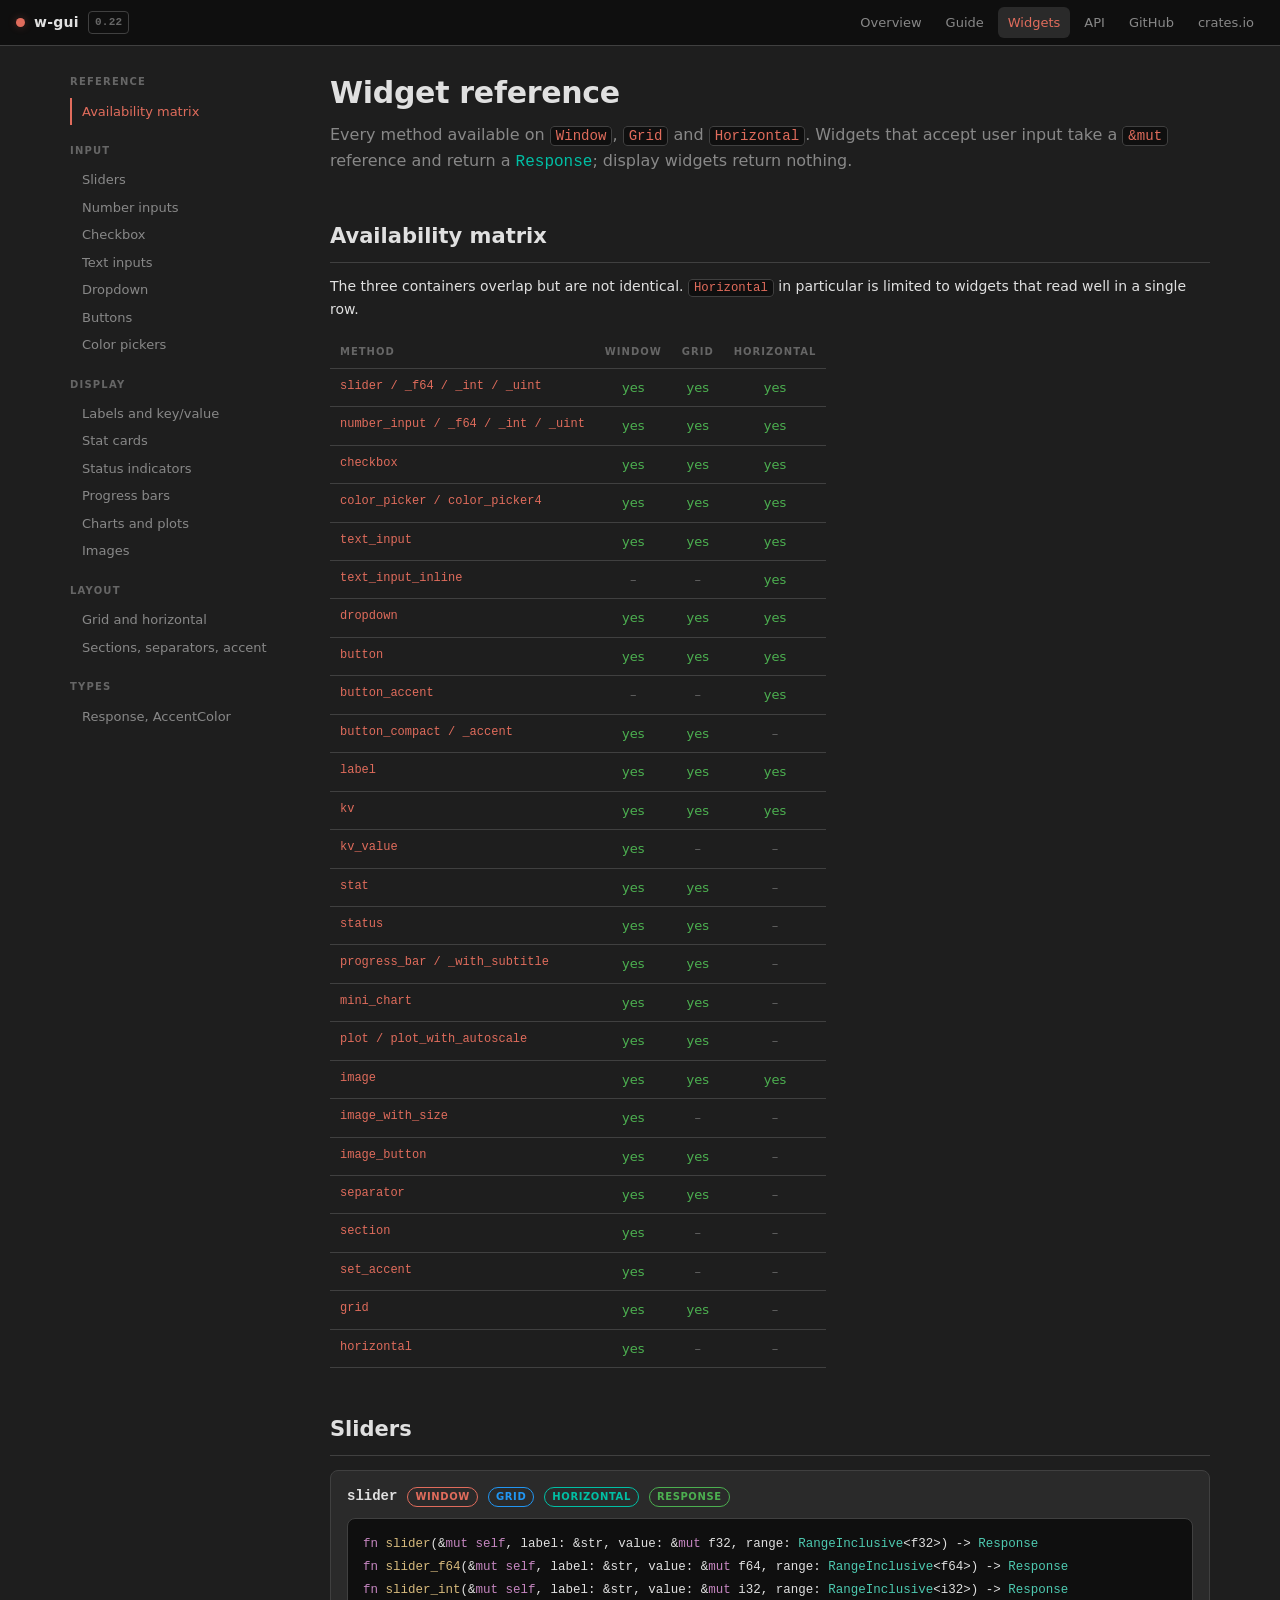
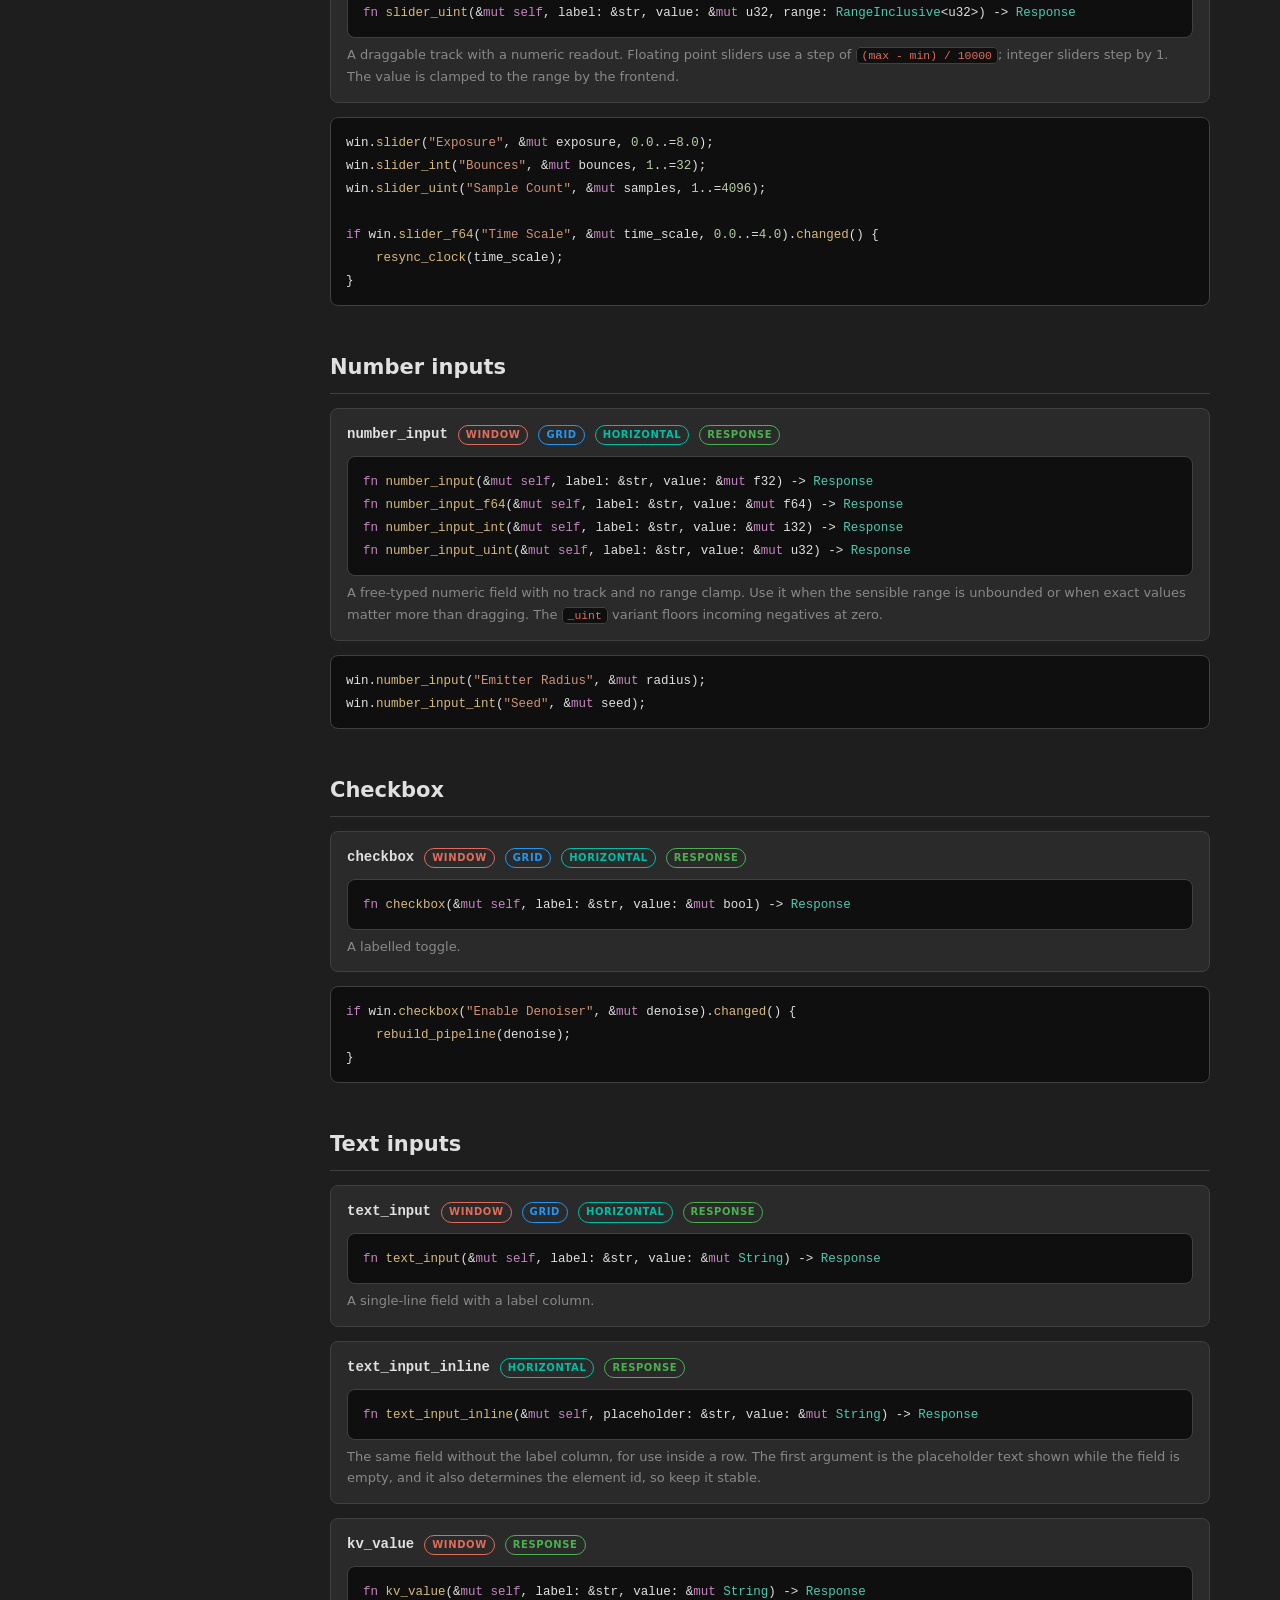
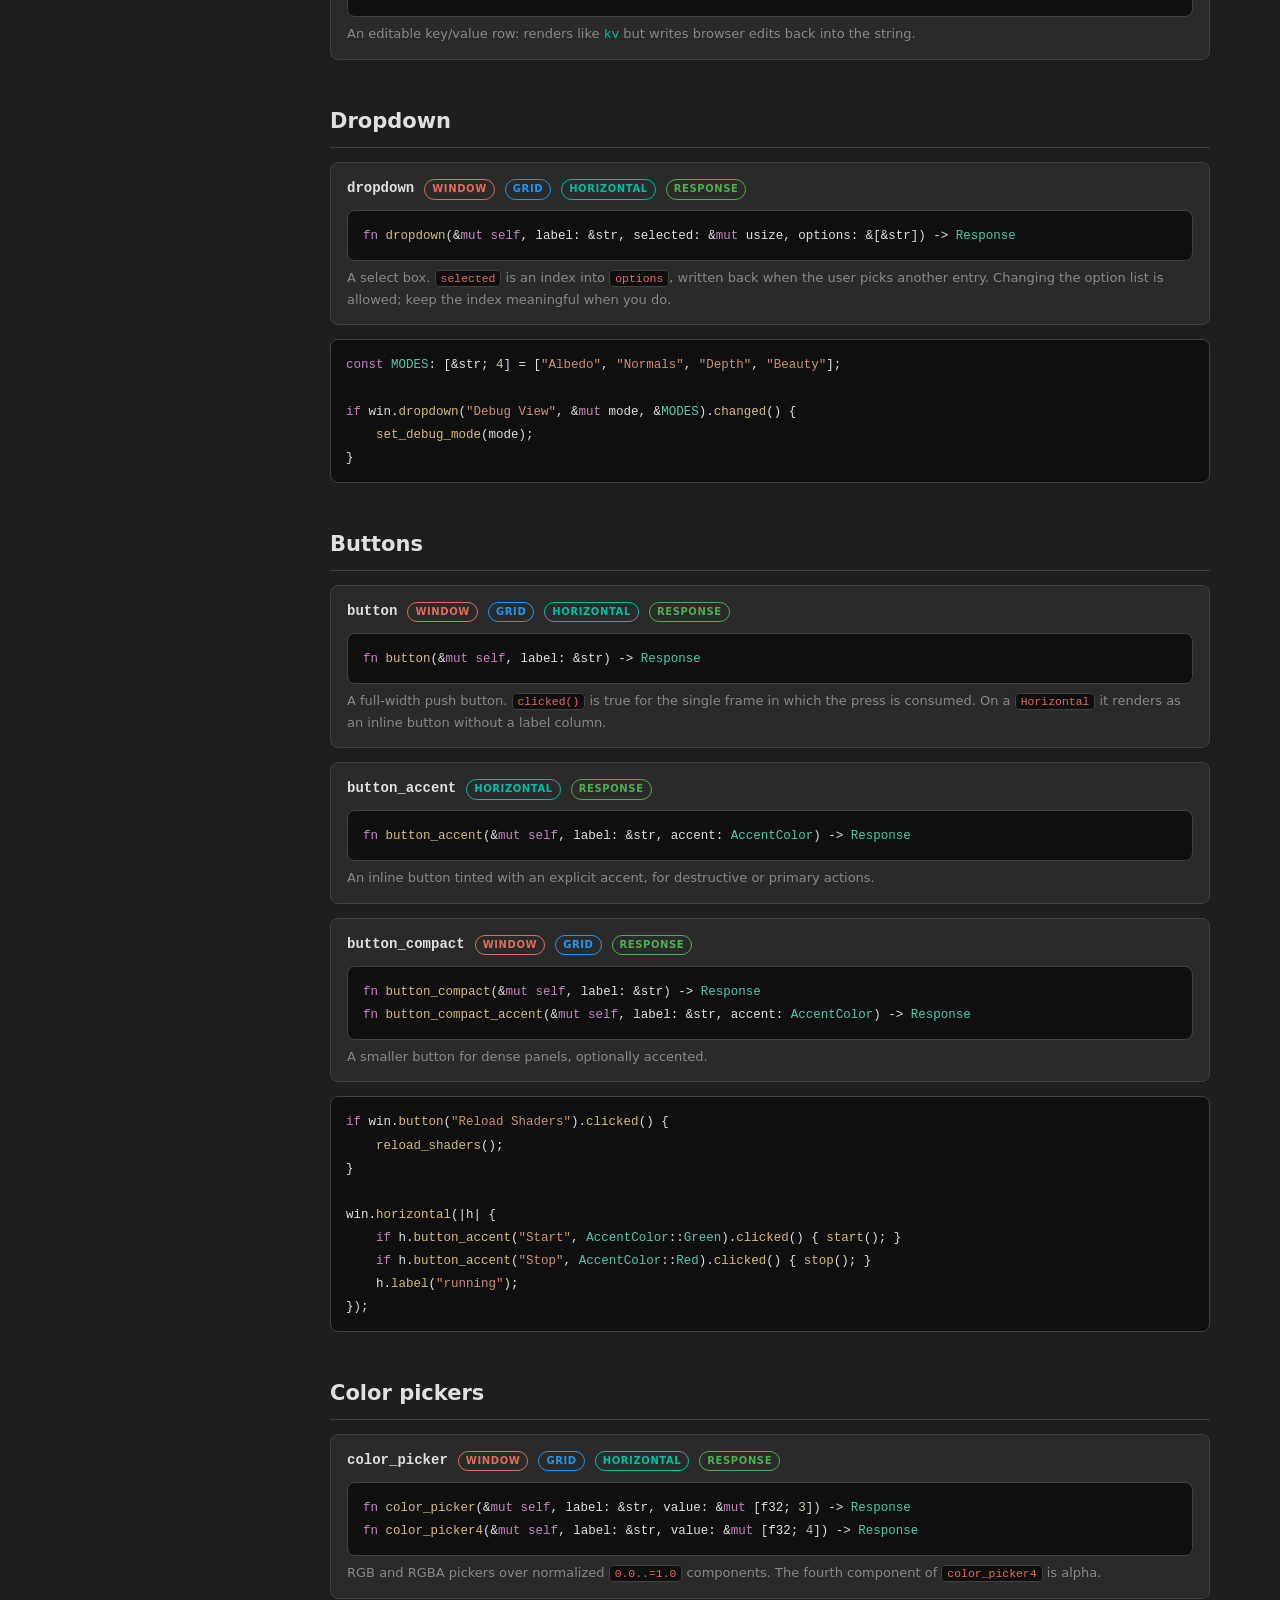
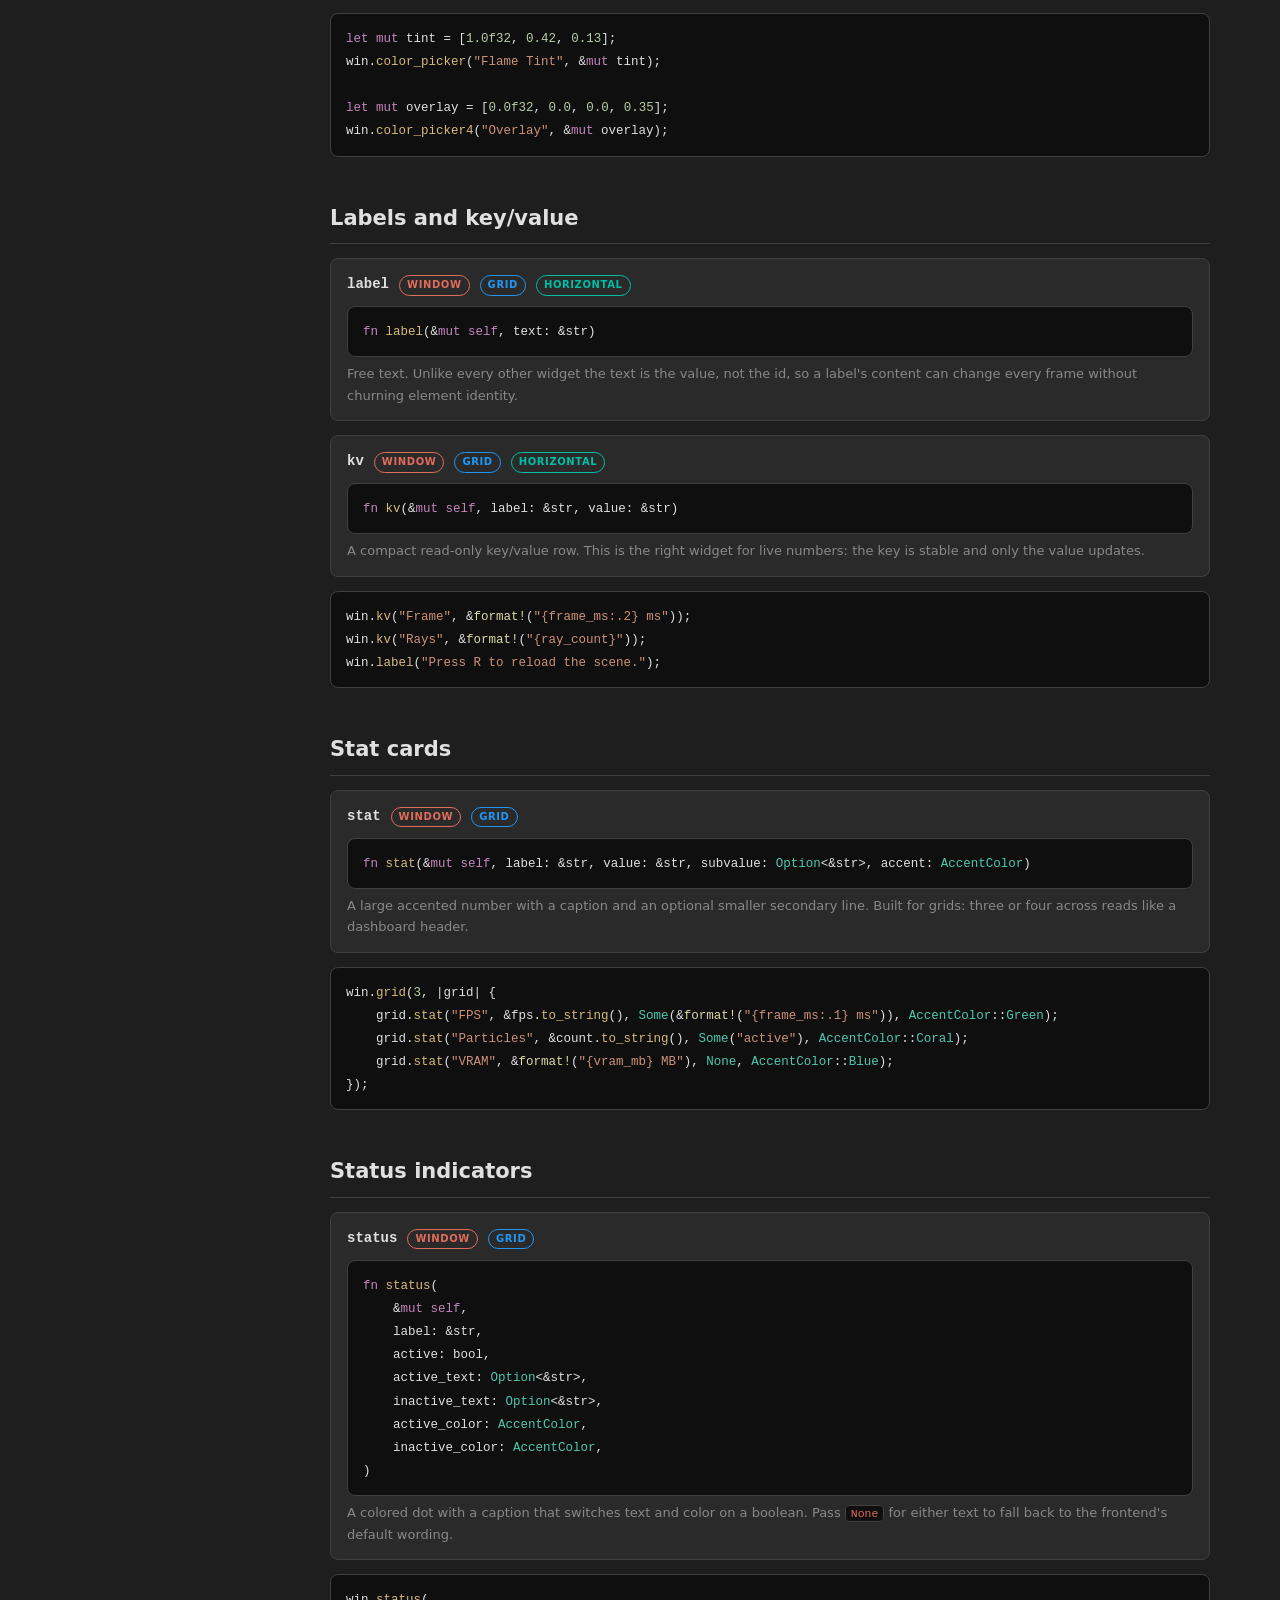
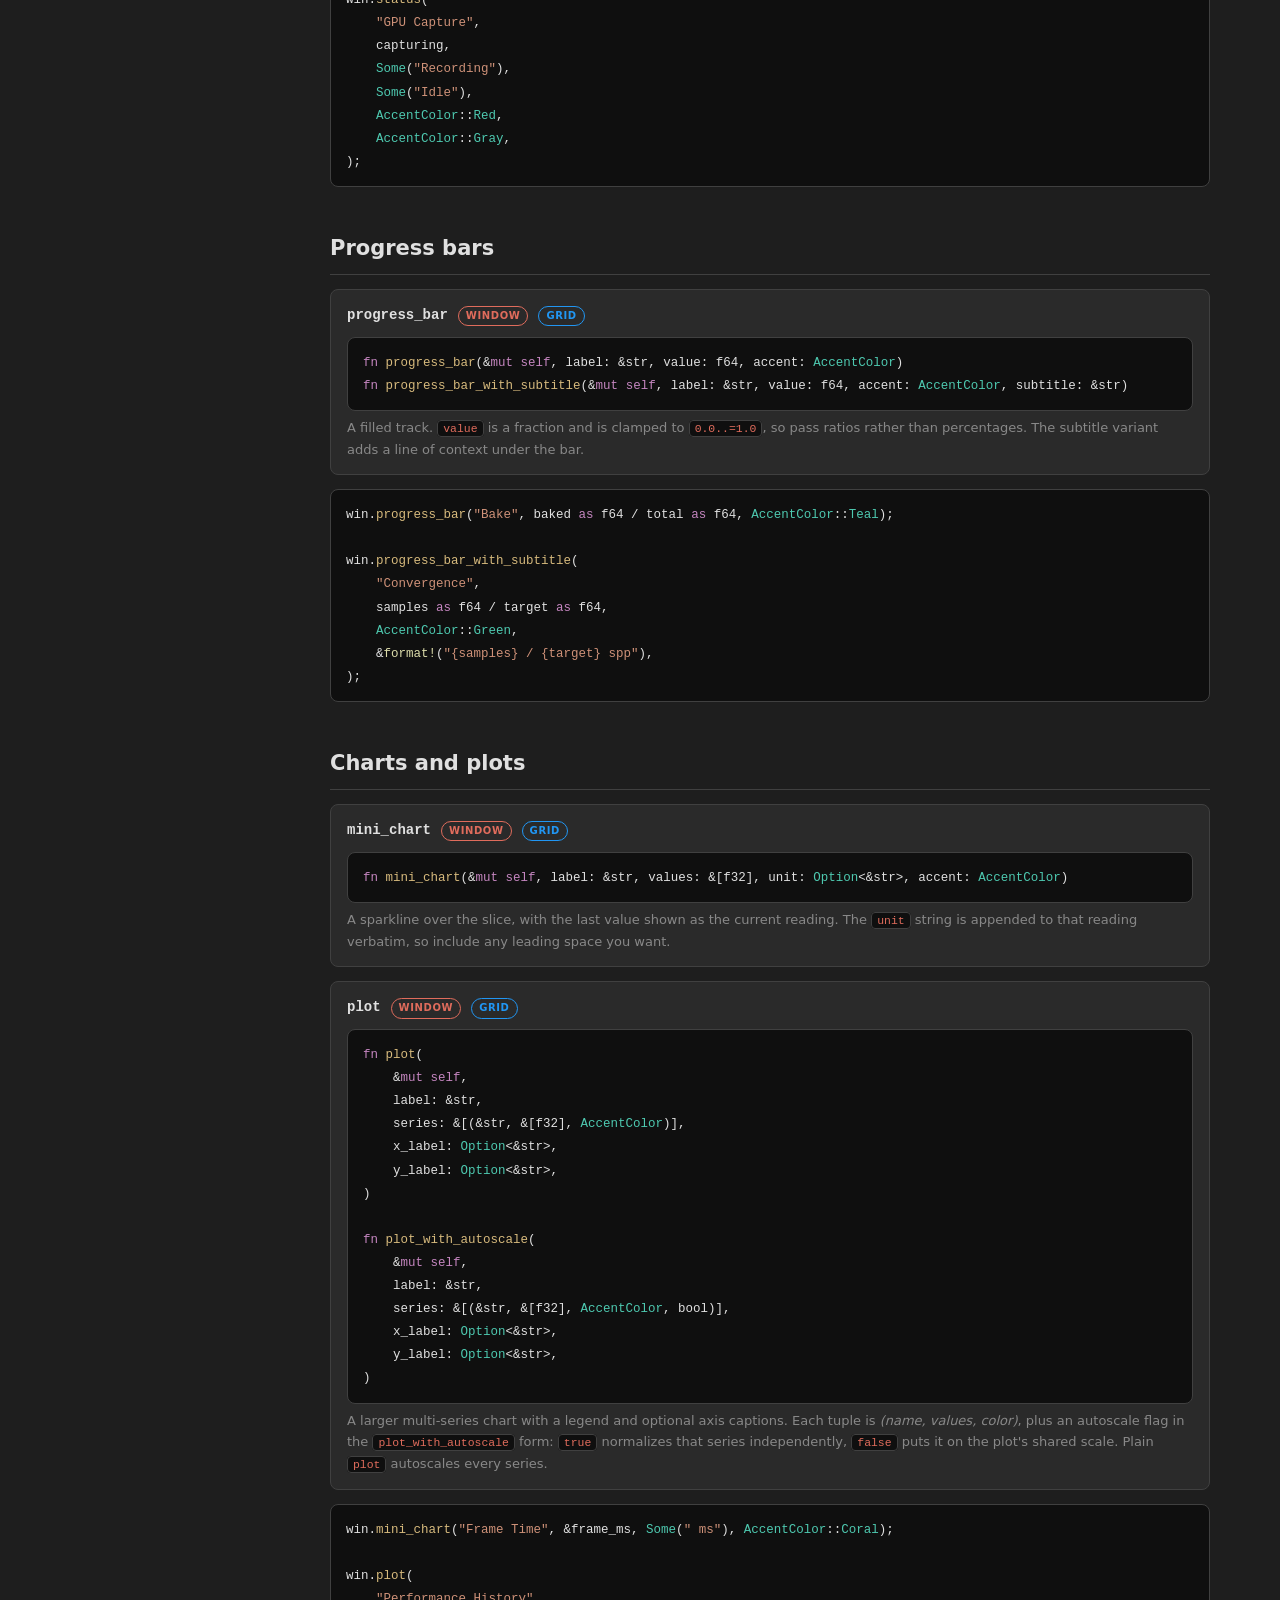
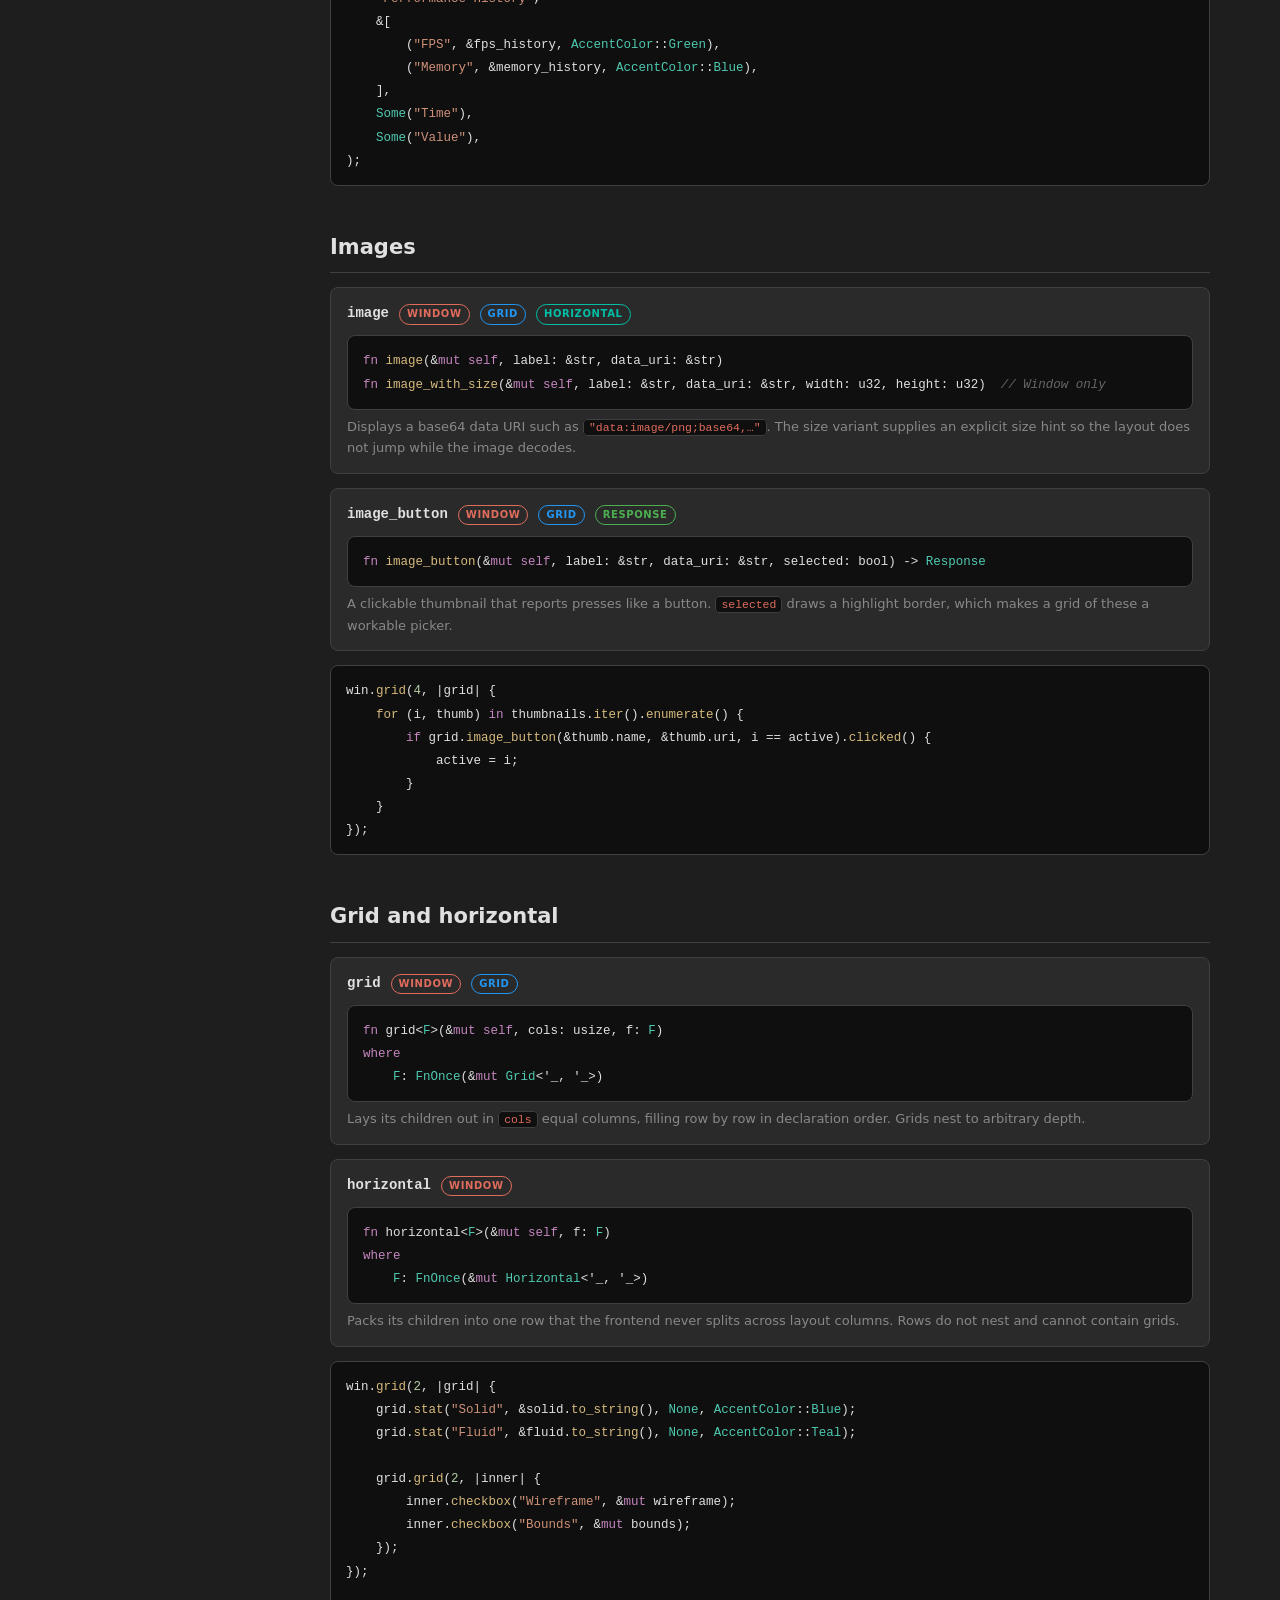
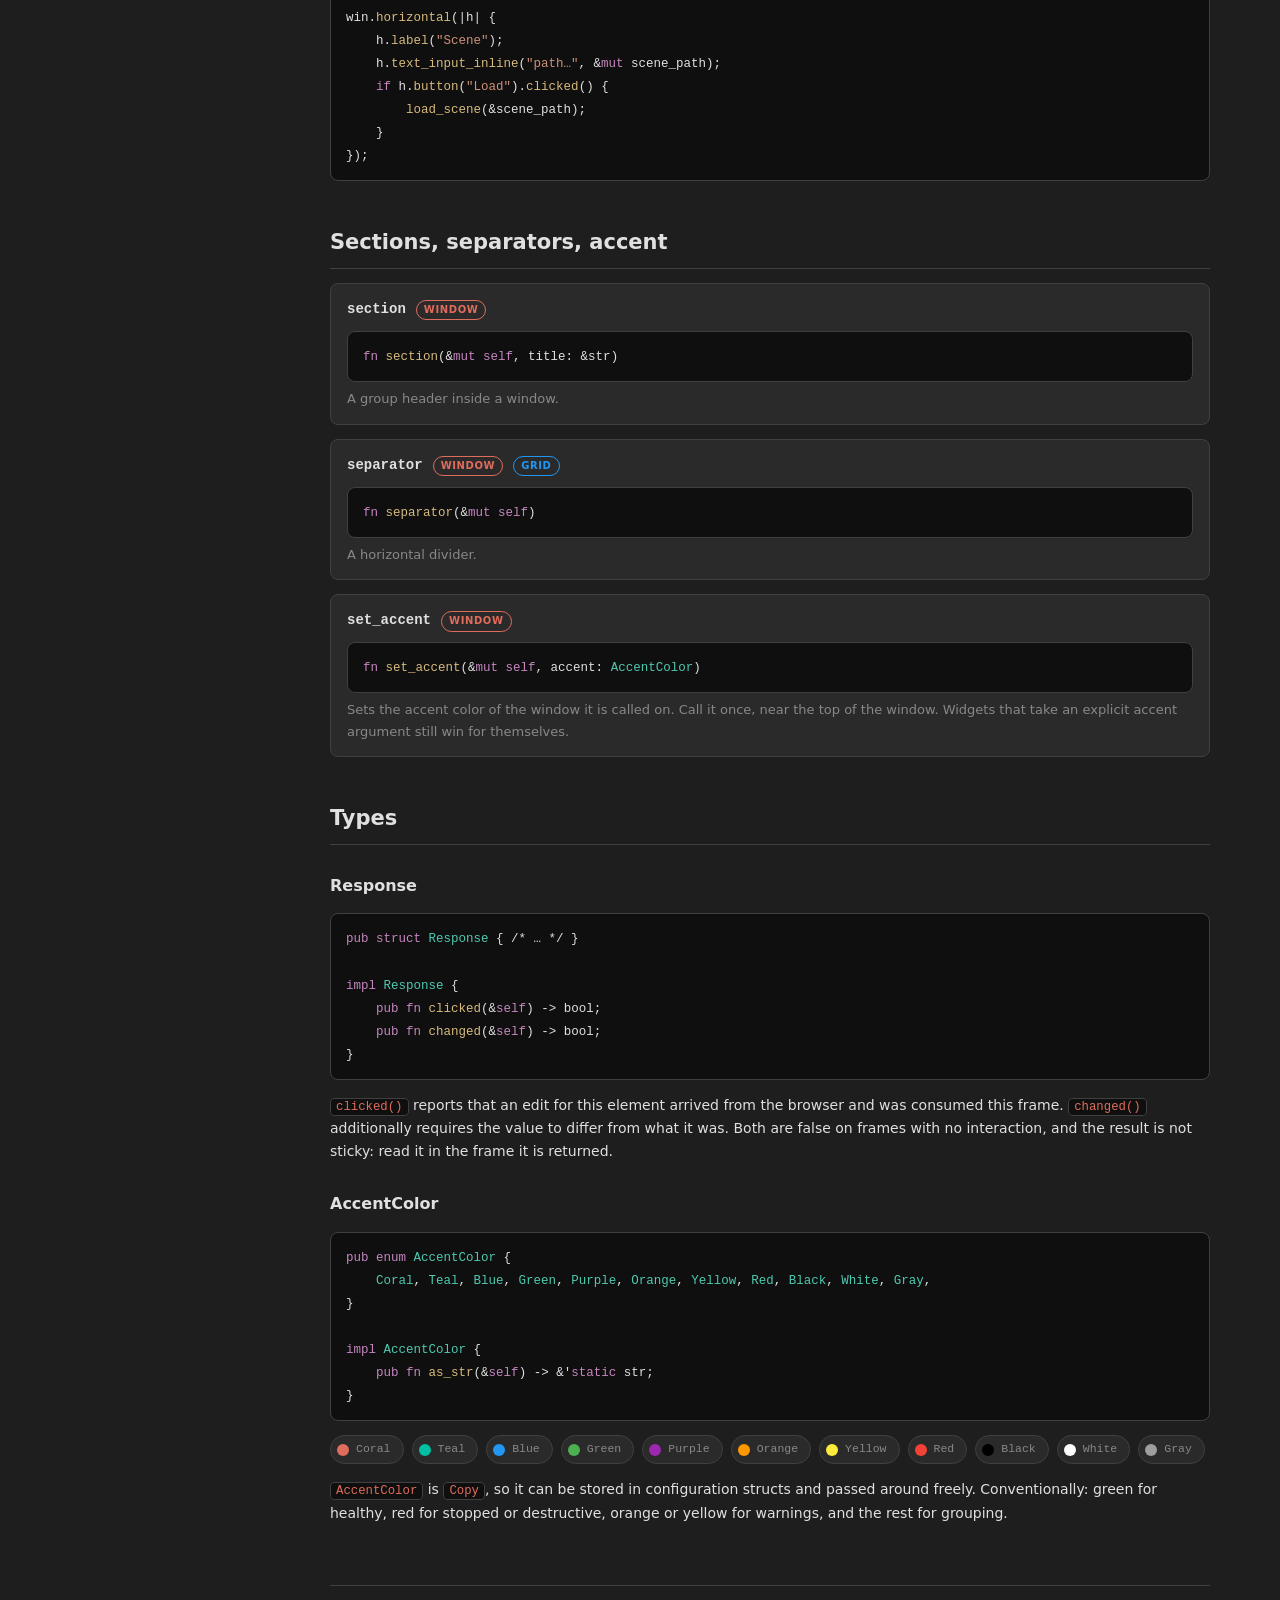
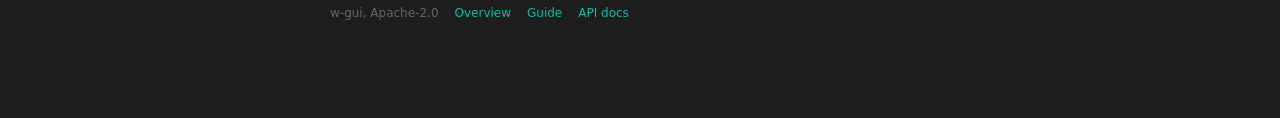
<file: docs/widgets.html>
<!DOCTYPE html>
<html lang="en">

<head>
  <meta charset="UTF-8">
  <meta name="viewport" content="width=device-width, initial-scale=1.0">
  <title>Widget reference — w-gui</title>
  <meta name="description"
    content="Every w-gui widget: signatures, behaviour, and which containers accept them.">
  <link rel="stylesheet" href="style.css">
</head>

<body>
  <header id="topbar">
    <a class="brand" href="index.html">
      <span class="dot"></span>
      w-gui
      <span class="ver">0.22</span>
    </a>
    <nav>
      <a href="index.html">Overview</a>
      <a href="guide.html">Guide</a>
      <a href="widgets.html" class="active">Widgets</a>
      <a href="api/w_gui/index.html">API</a>
      <a href="https://github.com/AntonWagnerCau/wgui">GitHub</a>
      <a href="https://crates.io/crates/w-gui">crates.io</a>
    </nav>
  </header>

  <div id="shell">
    <aside id="sidebar">
      <h4>Reference</h4>
      <a href="#matrix">Availability matrix</a>

      <h4>Input</h4>
      <a href="#sliders">Sliders</a>
      <a href="#numbers">Number inputs</a>
      <a href="#checkbox">Checkbox</a>
      <a href="#text">Text inputs</a>
      <a href="#dropdown">Dropdown</a>
      <a href="#buttons">Buttons</a>
      <a href="#color">Color pickers</a>

      <h4>Display</h4>
      <a href="#labels">Labels and key/value</a>
      <a href="#stat">Stat cards</a>
      <a href="#status">Status indicators</a>
      <a href="#progress">Progress bars</a>
      <a href="#charts">Charts and plots</a>
      <a href="#images">Images</a>

      <h4>Layout</h4>
      <a href="#containers">Grid and horizontal</a>
      <a href="#structure">Sections, separators, accent</a>

      <h4>Types</h4>
      <a href="#types">Response, AccentColor</a>
    </aside>

    <main>
      <h1>Widget reference</h1>
      <p class="lead">
        Every method available on <code>Window</code>, <code>Grid</code> and
        <code>Horizontal</code>. Widgets that accept user input take a <code>&amp;mut</code>
        reference and return a <a href="#types"><code>Response</code></a>; display widgets return
        nothing.
      </p>

      <h2 id="matrix">Availability matrix</h2>
      <p>
        The three containers overlap but are not identical. <code>Horizontal</code> in particular is
        limited to widgets that read well in a single row.
      </p>
      <table>
        <thead>
          <tr>
            <th>Method</th>
            <th class="ctr">Window</th>
            <th class="ctr">Grid</th>
            <th class="ctr">Horizontal</th>
          </tr>
        </thead>
        <tbody>
          <tr><td class="sig">slider / _f64 / _int / _uint</td><td class="yes">yes</td><td class="yes">yes</td><td class="yes">yes</td></tr>
          <tr><td class="sig">number_input / _f64 / _int / _uint</td><td class="yes">yes</td><td class="yes">yes</td><td class="yes">yes</td></tr>
          <tr><td class="sig">checkbox</td><td class="yes">yes</td><td class="yes">yes</td><td class="yes">yes</td></tr>
          <tr><td class="sig">color_picker / color_picker4</td><td class="yes">yes</td><td class="yes">yes</td><td class="yes">yes</td></tr>
          <tr><td class="sig">text_input</td><td class="yes">yes</td><td class="yes">yes</td><td class="yes">yes</td></tr>
          <tr><td class="sig">text_input_inline</td><td class="no">–</td><td class="no">–</td><td class="yes">yes</td></tr>
          <tr><td class="sig">dropdown</td><td class="yes">yes</td><td class="yes">yes</td><td class="yes">yes</td></tr>
          <tr><td class="sig">button</td><td class="yes">yes</td><td class="yes">yes</td><td class="yes">yes</td></tr>
          <tr><td class="sig">button_accent</td><td class="no">–</td><td class="no">–</td><td class="yes">yes</td></tr>
          <tr><td class="sig">button_compact / _accent</td><td class="yes">yes</td><td class="yes">yes</td><td class="no">–</td></tr>
          <tr><td class="sig">label</td><td class="yes">yes</td><td class="yes">yes</td><td class="yes">yes</td></tr>
          <tr><td class="sig">kv</td><td class="yes">yes</td><td class="yes">yes</td><td class="yes">yes</td></tr>
          <tr><td class="sig">kv_value</td><td class="yes">yes</td><td class="no">–</td><td class="no">–</td></tr>
          <tr><td class="sig">stat</td><td class="yes">yes</td><td class="yes">yes</td><td class="no">–</td></tr>
          <tr><td class="sig">status</td><td class="yes">yes</td><td class="yes">yes</td><td class="no">–</td></tr>
          <tr><td class="sig">progress_bar / _with_subtitle</td><td class="yes">yes</td><td class="yes">yes</td><td class="no">–</td></tr>
          <tr><td class="sig">mini_chart</td><td class="yes">yes</td><td class="yes">yes</td><td class="no">–</td></tr>
          <tr><td class="sig">plot / plot_with_autoscale</td><td class="yes">yes</td><td class="yes">yes</td><td class="no">–</td></tr>
          <tr><td class="sig">image</td><td class="yes">yes</td><td class="yes">yes</td><td class="yes">yes</td></tr>
          <tr><td class="sig">image_with_size</td><td class="yes">yes</td><td class="no">–</td><td class="no">–</td></tr>
          <tr><td class="sig">image_button</td><td class="yes">yes</td><td class="yes">yes</td><td class="no">–</td></tr>
          <tr><td class="sig">separator</td><td class="yes">yes</td><td class="yes">yes</td><td class="no">–</td></tr>
          <tr><td class="sig">section</td><td class="yes">yes</td><td class="no">–</td><td class="no">–</td></tr>
          <tr><td class="sig">set_accent</td><td class="yes">yes</td><td class="no">–</td><td class="no">–</td></tr>
          <tr><td class="sig">grid</td><td class="yes">yes</td><td class="yes">yes</td><td class="no">–</td></tr>
          <tr><td class="sig">horizontal</td><td class="yes">yes</td><td class="no">–</td><td class="no">–</td></tr>
        </tbody>
      </table>

      <h2 id="sliders">Sliders</h2>
      <div class="api">
        <div class="name">
          <span class="id">slider</span>
          <span class="pill window">Window</span>
          <span class="pill grid">Grid</span>
          <span class="pill horizontal">Horizontal</span>
          <span class="pill reads">Response</span>
        </div>
        <pre><code>fn slider(&amp;mut self, label: &amp;str, value: &amp;mut f32, range: RangeInclusive&lt;f32&gt;) -&gt; Response
fn slider_f64(&amp;mut self, label: &amp;str, value: &amp;mut f64, range: RangeInclusive&lt;f64&gt;) -&gt; Response
fn slider_int(&amp;mut self, label: &amp;str, value: &amp;mut i32, range: RangeInclusive&lt;i32&gt;) -&gt; Response
fn slider_uint(&amp;mut self, label: &amp;str, value: &amp;mut u32, range: RangeInclusive&lt;u32&gt;) -&gt; Response</code></pre>
        <p>
          A draggable track with a numeric readout. Floating point sliders use a step of
          <code>(max - min) / 10000</code>; integer sliders step by 1. The value is clamped to the
          range by the frontend.
        </p>
      </div>
      <pre><code>win.slider("Exposure", &amp;mut exposure, 0.0..=8.0);
win.slider_int("Bounces", &amp;mut bounces, 1..=32);
win.slider_uint("Sample Count", &amp;mut samples, 1..=4096);

if win.slider_f64("Time Scale", &amp;mut time_scale, 0.0..=4.0).changed() {
    resync_clock(time_scale);
}</code></pre>

      <h2 id="numbers">Number inputs</h2>
      <div class="api">
        <div class="name">
          <span class="id">number_input</span>
          <span class="pill window">Window</span>
          <span class="pill grid">Grid</span>
          <span class="pill horizontal">Horizontal</span>
          <span class="pill reads">Response</span>
        </div>
        <pre><code>fn number_input(&amp;mut self, label: &amp;str, value: &amp;mut f32) -&gt; Response
fn number_input_f64(&amp;mut self, label: &amp;str, value: &amp;mut f64) -&gt; Response
fn number_input_int(&amp;mut self, label: &amp;str, value: &amp;mut i32) -&gt; Response
fn number_input_uint(&amp;mut self, label: &amp;str, value: &amp;mut u32) -&gt; Response</code></pre>
        <p>
          A free-typed numeric field with no track and no range clamp. Use it when the sensible
          range is unbounded or when exact values matter more than dragging. The
          <code>_uint</code> variant floors incoming negatives at zero.
        </p>
      </div>
      <pre><code>win.number_input("Emitter Radius", &amp;mut radius);
win.number_input_int("Seed", &amp;mut seed);</code></pre>

      <h2 id="checkbox">Checkbox</h2>
      <div class="api">
        <div class="name">
          <span class="id">checkbox</span>
          <span class="pill window">Window</span>
          <span class="pill grid">Grid</span>
          <span class="pill horizontal">Horizontal</span>
          <span class="pill reads">Response</span>
        </div>
        <pre><code>fn checkbox(&amp;mut self, label: &amp;str, value: &amp;mut bool) -&gt; Response</code></pre>
        <p>A labelled toggle.</p>
      </div>
      <pre><code>if win.checkbox("Enable Denoiser", &amp;mut denoise).changed() {
    rebuild_pipeline(denoise);
}</code></pre>

      <h2 id="text">Text inputs</h2>
      <div class="api">
        <div class="name">
          <span class="id">text_input</span>
          <span class="pill window">Window</span>
          <span class="pill grid">Grid</span>
          <span class="pill horizontal">Horizontal</span>
          <span class="pill reads">Response</span>
        </div>
        <pre><code>fn text_input(&amp;mut self, label: &amp;str, value: &amp;mut String) -&gt; Response</code></pre>
        <p>A single-line field with a label column.</p>
      </div>
      <div class="api">
        <div class="name">
          <span class="id">text_input_inline</span>
          <span class="pill horizontal">Horizontal</span>
          <span class="pill reads">Response</span>
        </div>
        <pre><code>fn text_input_inline(&amp;mut self, placeholder: &amp;str, value: &amp;mut String) -&gt; Response</code></pre>
        <p>
          The same field without the label column, for use inside a row. The first argument is the
          placeholder text shown while the field is empty, and it also determines the element id, so
          keep it stable.
        </p>
      </div>
      <div class="api">
        <div class="name">
          <span class="id">kv_value</span>
          <span class="pill window">Window</span>
          <span class="pill reads">Response</span>
        </div>
        <pre><code>fn kv_value(&amp;mut self, label: &amp;str, value: &amp;mut String) -&gt; Response</code></pre>
        <p>
          An editable key/value row: renders like <a href="#labels"><code>kv</code></a> but writes
          browser edits back into the string.
        </p>
      </div>

      <h2 id="dropdown">Dropdown</h2>
      <div class="api">
        <div class="name">
          <span class="id">dropdown</span>
          <span class="pill window">Window</span>
          <span class="pill grid">Grid</span>
          <span class="pill horizontal">Horizontal</span>
          <span class="pill reads">Response</span>
        </div>
        <pre><code>fn dropdown(&amp;mut self, label: &amp;str, selected: &amp;mut usize, options: &amp;[&amp;str]) -&gt; Response</code></pre>
        <p>
          A select box. <code>selected</code> is an index into <code>options</code>, written back
          when the user picks another entry. Changing the option list is allowed; keep the index
          meaningful when you do.
        </p>
      </div>
      <pre><code>const MODES: [&amp;str; 4] = ["Albedo", "Normals", "Depth", "Beauty"];

if win.dropdown("Debug View", &amp;mut mode, &amp;MODES).changed() {
    set_debug_mode(mode);
}</code></pre>

      <h2 id="buttons">Buttons</h2>
      <div class="api">
        <div class="name">
          <span class="id">button</span>
          <span class="pill window">Window</span>
          <span class="pill grid">Grid</span>
          <span class="pill horizontal">Horizontal</span>
          <span class="pill reads">Response</span>
        </div>
        <pre><code>fn button(&amp;mut self, label: &amp;str) -&gt; Response</code></pre>
        <p>
          A full-width push button. <code>clicked()</code> is true for the single frame in which the
          press is consumed. On a <code>Horizontal</code> it renders as an inline button without a
          label column.
        </p>
      </div>
      <div class="api">
        <div class="name">
          <span class="id">button_accent</span>
          <span class="pill horizontal">Horizontal</span>
          <span class="pill reads">Response</span>
        </div>
        <pre><code>fn button_accent(&amp;mut self, label: &amp;str, accent: AccentColor) -&gt; Response</code></pre>
        <p>An inline button tinted with an explicit accent, for destructive or primary actions.</p>
      </div>
      <div class="api">
        <div class="name">
          <span class="id">button_compact</span>
          <span class="pill window">Window</span>
          <span class="pill grid">Grid</span>
          <span class="pill reads">Response</span>
        </div>
        <pre><code>fn button_compact(&amp;mut self, label: &amp;str) -&gt; Response
fn button_compact_accent(&amp;mut self, label: &amp;str, accent: AccentColor) -&gt; Response</code></pre>
        <p>A smaller button for dense panels, optionally accented.</p>
      </div>
      <pre><code>if win.button("Reload Shaders").clicked() {
    reload_shaders();
}

win.horizontal(|h| {
    if h.button_accent("Start", AccentColor::Green).clicked() { start(); }
    if h.button_accent("Stop", AccentColor::Red).clicked() { stop(); }
    h.label("running");
});</code></pre>

      <h2 id="color">Color pickers</h2>
      <div class="api">
        <div class="name">
          <span class="id">color_picker</span>
          <span class="pill window">Window</span>
          <span class="pill grid">Grid</span>
          <span class="pill horizontal">Horizontal</span>
          <span class="pill reads">Response</span>
        </div>
        <pre><code>fn color_picker(&amp;mut self, label: &amp;str, value: &amp;mut [f32; 3]) -&gt; Response
fn color_picker4(&amp;mut self, label: &amp;str, value: &amp;mut [f32; 4]) -&gt; Response</code></pre>
        <p>
          RGB and RGBA pickers over normalized <code>0.0..=1.0</code> components. The fourth
          component of <code>color_picker4</code> is alpha.
        </p>
      </div>
      <pre><code>let mut tint = [1.0f32, 0.42, 0.13];
win.color_picker("Flame Tint", &amp;mut tint);

let mut overlay = [0.0f32, 0.0, 0.0, 0.35];
win.color_picker4("Overlay", &amp;mut overlay);</code></pre>

      <h2 id="labels">Labels and key/value</h2>
      <div class="api">
        <div class="name">
          <span class="id">label</span>
          <span class="pill window">Window</span>
          <span class="pill grid">Grid</span>
          <span class="pill horizontal">Horizontal</span>
        </div>
        <pre><code>fn label(&amp;mut self, text: &amp;str)</code></pre>
        <p>
          Free text. Unlike every other widget the text is the value, not the id, so a label's
          content can change every frame without churning element identity.
        </p>
      </div>
      <div class="api">
        <div class="name">
          <span class="id">kv</span>
          <span class="pill window">Window</span>
          <span class="pill grid">Grid</span>
          <span class="pill horizontal">Horizontal</span>
        </div>
        <pre><code>fn kv(&amp;mut self, label: &amp;str, value: &amp;str)</code></pre>
        <p>
          A compact read-only key/value row. This is the right widget for live numbers: the key is
          stable and only the value updates.
        </p>
      </div>
      <pre><code>win.kv("Frame", &amp;format!("{frame_ms:.2} ms"));
win.kv("Rays", &amp;format!("{ray_count}"));
win.label("Press R to reload the scene.");</code></pre>

      <h2 id="stat">Stat cards</h2>
      <div class="api">
        <div class="name">
          <span class="id">stat</span>
          <span class="pill window">Window</span>
          <span class="pill grid">Grid</span>
        </div>
        <pre><code>fn stat(&amp;mut self, label: &amp;str, value: &amp;str, subvalue: Option&lt;&amp;str&gt;, accent: AccentColor)</code></pre>
        <p>
          A large accented number with a caption and an optional smaller secondary line. Built for
          grids: three or four across reads like a dashboard header.
        </p>
      </div>
      <pre><code>win.grid(3, |grid| {
    grid.stat("FPS", &amp;fps.to_string(), Some(&amp;format!("{frame_ms:.1} ms")), AccentColor::Green);
    grid.stat("Particles", &amp;count.to_string(), Some("active"), AccentColor::Coral);
    grid.stat("VRAM", &amp;format!("{vram_mb} MB"), None, AccentColor::Blue);
});</code></pre>

      <h2 id="status">Status indicators</h2>
      <div class="api">
        <div class="name">
          <span class="id">status</span>
          <span class="pill window">Window</span>
          <span class="pill grid">Grid</span>
        </div>
        <pre><code>fn status(
    &amp;mut self,
    label: &amp;str,
    active: bool,
    active_text: Option&lt;&amp;str&gt;,
    inactive_text: Option&lt;&amp;str&gt;,
    active_color: AccentColor,
    inactive_color: AccentColor,
)</code></pre>
        <p>
          A colored dot with a caption that switches text and color on a boolean. Pass
          <code>None</code> for either text to fall back to the frontend's default wording.
        </p>
      </div>
      <pre><code>win.status(
    "GPU Capture",
    capturing,
    Some("Recording"),
    Some("Idle"),
    AccentColor::Red,
    AccentColor::Gray,
);</code></pre>

      <h2 id="progress">Progress bars</h2>
      <div class="api">
        <div class="name">
          <span class="id">progress_bar</span>
          <span class="pill window">Window</span>
          <span class="pill grid">Grid</span>
        </div>
        <pre><code>fn progress_bar(&amp;mut self, label: &amp;str, value: f64, accent: AccentColor)
fn progress_bar_with_subtitle(&amp;mut self, label: &amp;str, value: f64, accent: AccentColor, subtitle: &amp;str)</code></pre>
        <p>
          A filled track. <code>value</code> is a fraction and is clamped to
          <code>0.0..=1.0</code>, so pass ratios rather than percentages. The subtitle variant adds
          a line of context under the bar.
        </p>
      </div>
      <pre><code>win.progress_bar("Bake", baked as f64 / total as f64, AccentColor::Teal);

win.progress_bar_with_subtitle(
    "Convergence",
    samples as f64 / target as f64,
    AccentColor::Green,
    &amp;format!("{samples} / {target} spp"),
);</code></pre>

      <h2 id="charts">Charts and plots</h2>
      <div class="api">
        <div class="name">
          <span class="id">mini_chart</span>
          <span class="pill window">Window</span>
          <span class="pill grid">Grid</span>
        </div>
        <pre><code>fn mini_chart(&amp;mut self, label: &amp;str, values: &amp;[f32], unit: Option&lt;&amp;str&gt;, accent: AccentColor)</code></pre>
        <p>
          A sparkline over the slice, with the last value shown as the current reading. The
          <code>unit</code> string is appended to that reading verbatim, so include any leading
          space you want.
        </p>
      </div>
      <div class="api">
        <div class="name">
          <span class="id">plot</span>
          <span class="pill window">Window</span>
          <span class="pill grid">Grid</span>
        </div>
        <pre><code>fn plot(
    &amp;mut self,
    label: &amp;str,
    series: &amp;[(&amp;str, &amp;[f32], AccentColor)],
    x_label: Option&lt;&amp;str&gt;,
    y_label: Option&lt;&amp;str&gt;,
)

fn plot_with_autoscale(
    &amp;mut self,
    label: &amp;str,
    series: &amp;[(&amp;str, &amp;[f32], AccentColor, bool)],
    x_label: Option&lt;&amp;str&gt;,
    y_label: Option&lt;&amp;str&gt;,
)</code></pre>
        <p>
          A larger multi-series chart with a legend and optional axis captions. Each tuple is
          <em>(name, values, color)</em>, plus an autoscale flag in the
          <code>plot_with_autoscale</code> form: <code>true</code> normalizes that series
          independently, <code>false</code> puts it on the plot's shared scale. Plain
          <code>plot</code> autoscales every series.
        </p>
      </div>
      <pre><code>win.mini_chart("Frame Time", &amp;frame_ms, Some(" ms"), AccentColor::Coral);

win.plot(
    "Performance History",
    &amp;[
        ("FPS", &amp;fps_history, AccentColor::Green),
        ("Memory", &amp;memory_history, AccentColor::Blue),
    ],
    Some("Time"),
    Some("Value"),
);</code></pre>

      <h2 id="images">Images</h2>
      <div class="api">
        <div class="name">
          <span class="id">image</span>
          <span class="pill window">Window</span>
          <span class="pill grid">Grid</span>
          <span class="pill horizontal">Horizontal</span>
        </div>
        <pre><code>fn image(&amp;mut self, label: &amp;str, data_uri: &amp;str)
fn image_with_size(&amp;mut self, label: &amp;str, data_uri: &amp;str, width: u32, height: u32)  // Window only</code></pre>
        <p>
          Displays a base64 data URI such as <code>"data:image/png;base64,…"</code>. The size
          variant supplies an explicit size hint so the layout does not jump while the image
          decodes.
        </p>
      </div>
      <div class="api">
        <div class="name">
          <span class="id">image_button</span>
          <span class="pill window">Window</span>
          <span class="pill grid">Grid</span>
          <span class="pill reads">Response</span>
        </div>
        <pre><code>fn image_button(&amp;mut self, label: &amp;str, data_uri: &amp;str, selected: bool) -&gt; Response</code></pre>
        <p>
          A clickable thumbnail that reports presses like a button. <code>selected</code> draws a
          highlight border, which makes a grid of these a workable picker.
        </p>
      </div>
      <pre><code>win.grid(4, |grid| {
    for (i, thumb) in thumbnails.iter().enumerate() {
        if grid.image_button(&amp;thumb.name, &amp;thumb.uri, i == active).clicked() {
            active = i;
        }
    }
});</code></pre>

      <h2 id="containers">Grid and horizontal</h2>
      <div class="api">
        <div class="name">
          <span class="id">grid</span>
          <span class="pill window">Window</span>
          <span class="pill grid">Grid</span>
        </div>
        <pre><code>fn grid&lt;F&gt;(&amp;mut self, cols: usize, f: F)
where
    F: FnOnce(&amp;mut Grid&lt;'_, '_&gt;)</code></pre>
        <p>
          Lays its children out in <code>cols</code> equal columns, filling row by row in
          declaration order. Grids nest to arbitrary depth.
        </p>
      </div>
      <div class="api">
        <div class="name">
          <span class="id">horizontal</span>
          <span class="pill window">Window</span>
        </div>
        <pre><code>fn horizontal&lt;F&gt;(&amp;mut self, f: F)
where
    F: FnOnce(&amp;mut Horizontal&lt;'_, '_&gt;)</code></pre>
        <p>
          Packs its children into one row that the frontend never splits across layout columns.
          Rows do not nest and cannot contain grids.
        </p>
      </div>
      <pre><code>win.grid(2, |grid| {
    grid.stat("Solid", &amp;solid.to_string(), None, AccentColor::Blue);
    grid.stat("Fluid", &amp;fluid.to_string(), None, AccentColor::Teal);

    grid.grid(2, |inner| {
        inner.checkbox("Wireframe", &amp;mut wireframe);
        inner.checkbox("Bounds", &amp;mut bounds);
    });
});

win.horizontal(|h| {
    h.label("Scene");
    h.text_input_inline("path…", &amp;mut scene_path);
    if h.button("Load").clicked() {
        load_scene(&amp;scene_path);
    }
});</code></pre>

      <h2 id="structure">Sections, separators, accent</h2>
      <div class="api">
        <div class="name">
          <span class="id">section</span>
          <span class="pill window">Window</span>
        </div>
        <pre><code>fn section(&amp;mut self, title: &amp;str)</code></pre>
        <p>A group header inside a window.</p>
      </div>
      <div class="api">
        <div class="name">
          <span class="id">separator</span>
          <span class="pill window">Window</span>
          <span class="pill grid">Grid</span>
        </div>
        <pre><code>fn separator(&amp;mut self)</code></pre>
        <p>A horizontal divider.</p>
      </div>
      <div class="api">
        <div class="name">
          <span class="id">set_accent</span>
          <span class="pill window">Window</span>
        </div>
        <pre><code>fn set_accent(&amp;mut self, accent: AccentColor)</code></pre>
        <p>
          Sets the accent color of the window it is called on. Call it once, near the top of the
          window. Widgets that take an explicit accent argument still win for themselves.
        </p>
      </div>

      <h2 id="types">Types</h2>

      <h3>Response</h3>
      <pre><code>pub struct Response { /* … */ }

impl Response {
    pub fn clicked(&amp;self) -&gt; bool;
    pub fn changed(&amp;self) -&gt; bool;
}</code></pre>
      <p>
        <code>clicked()</code> reports that an edit for this element arrived from the browser and
        was consumed this frame. <code>changed()</code> additionally requires the value to differ
        from what it was. Both are false on frames with no interaction, and the result is not
        sticky: read it in the frame it is returned.
      </p>

      <h3>AccentColor</h3>
      <pre><code>pub enum AccentColor {
    Coral, Teal, Blue, Green, Purple, Orange, Yellow, Red, Black, White, Gray,
}

impl AccentColor {
    pub fn as_str(&amp;self) -&gt; &amp;'static str;
}</code></pre>
      <div class="accents">
        <div><span style="background: var(--coral)"></span>Coral</div>
        <div><span style="background: var(--teal)"></span>Teal</div>
        <div><span style="background: var(--blue)"></span>Blue</div>
        <div><span style="background: var(--green)"></span>Green</div>
        <div><span style="background: var(--purple)"></span>Purple</div>
        <div><span style="background: var(--orange)"></span>Orange</div>
        <div><span style="background: var(--yellow)"></span>Yellow</div>
        <div><span style="background: var(--red)"></span>Red</div>
        <div><span style="background: #000"></span>Black</div>
        <div><span style="background: #fff"></span>White</div>
        <div><span style="background: var(--gray)"></span>Gray</div>
      </div>
      <p>
        <code>AccentColor</code> is <code>Copy</code>, so it can be stored in configuration structs
        and passed around freely. Conventionally: green for healthy, red for stopped or
        destructive, orange or yellow for warnings, and the rest for grouping.
      </p>

      <footer>
        <span>w-gui, Apache-2.0</span>
        <a href="index.html">Overview</a>
        <a href="guide.html">Guide</a>
        <a href="api/w_gui/index.html">API docs</a>
      </footer>
    </main>
  </div>

  <script src="app.js"></script>
</body>

</html>
</file>
<file: docs/style.css>
/* w-gui documentation — theme mirrors the wgui frontend palette. */

*,
*::before,
*::after {
  box-sizing: border-box;
  margin: 0;
  padding: 0;
}

:root {
  --bg: #1e1e1e;
  --bg-dark: #0f0f0f;
  --surface: #2a2a2a;
  --surface-hover: #333333;
  --surface-elevated: #3a3a3a;
  --border: #404040;
  --border-light: #505050;
  --text: #e0e0e0;
  --text-dim: #888888;
  --text-muted: #666666;

  --coral: #e06c5c;
  --coral-glow: rgba(224, 108, 92, 0.3);
  --teal: #00bfa5;
  --teal-glow: rgba(0, 191, 165, 0.3);
  --blue: #2196f3;
  --blue-glow: rgba(33, 150, 243, 0.3);
  --green: #4caf50;
  --green-glow: rgba(76, 175, 80, 0.3);
  --purple: #9c27b0;
  --purple-glow: rgba(156, 39, 176, 0.3);
  --orange: #ff9800;
  --orange-glow: rgba(255, 152, 0, 0.3);
  --yellow: #ffeb3b;
  --red: #f44336;
  --gray: #9e9e9e;

  --accent: var(--coral);
  --accent-glow: var(--coral-glow);

  --radius: 8px;
  --radius-lg: 12px;
  --font: 'Segoe UI', system-ui, -apple-system, sans-serif;
  --mono: 'Cascadia Code', 'Fira Code', 'Consolas', 'Courier New', monospace;

  --topbar-h: 46px;
  --sidebar-w: 232px;
}

html {
  scroll-behavior: smooth;
  scroll-padding-top: calc(var(--topbar-h) + 16px);
}

body {
  font-family: var(--font);
  font-size: 14px;
  line-height: 1.65;
  -webkit-font-smoothing: antialiased;
  -moz-osx-font-smoothing: grayscale;
  text-rendering: optimizeLegibility;
  background: var(--bg);
  color: var(--text);
  min-height: 100vh;
}

/* ── Top bar ──────────────────────────────────────────────────────── */

#topbar {
  position: fixed;
  top: 0;
  left: 0;
  right: 0;
  height: var(--topbar-h);
  display: flex;
  align-items: center;
  gap: 20px;
  padding: 0 16px;
  background: var(--bg-dark);
  border-bottom: 1px solid var(--border);
  z-index: 40;
}

#topbar .brand {
  display: flex;
  align-items: center;
  gap: 9px;
  font-weight: 600;
  letter-spacing: 0.02em;
  color: var(--text);
  text-decoration: none;
  white-space: nowrap;
}

#topbar .brand .dot {
  width: 9px;
  height: 9px;
  border-radius: 50%;
  background: var(--accent);
  box-shadow: 0 0 8px var(--accent-glow);
}

#topbar .brand .ver {
  font-family: var(--mono);
  font-size: 11px;
  color: var(--text-muted);
  padding: 1px 6px;
  border: 1px solid var(--border);
  border-radius: 4px;
}

#topbar nav {
  display: flex;
  gap: 4px;
  margin-left: auto;
  flex-wrap: wrap;
}

#topbar nav a {
  color: var(--text-dim);
  text-decoration: none;
  font-size: 13px;
  padding: 5px 10px;
  border-radius: 6px;
  transition: background 0.12s, color 0.12s;
}

#topbar nav a:hover {
  background: var(--surface);
  color: var(--text);
}

#topbar nav a.active {
  color: var(--accent);
  background: var(--surface);
}

/* ── Layout ───────────────────────────────────────────────────────── */

#shell {
  display: flex;
  align-items: flex-start;
  gap: 28px;
  max-width: 1180px;
  margin: 0 auto;
  padding: calc(var(--topbar-h) + 28px) 20px 96px;
}

#sidebar {
  position: sticky;
  top: calc(var(--topbar-h) + 28px);
  width: var(--sidebar-w);
  flex: 0 0 var(--sidebar-w);
  max-height: calc(100vh - var(--topbar-h) - 56px);
  overflow-y: auto;
  padding-right: 8px;
}

#sidebar h4 {
  font-size: 10px;
  text-transform: uppercase;
  letter-spacing: 0.12em;
  color: var(--text-muted);
  margin: 18px 0 7px;
  font-weight: 600;
}

#sidebar h4:first-child {
  margin-top: 0;
}

#sidebar a {
  display: block;
  color: var(--text-dim);
  text-decoration: none;
  font-size: 13px;
  padding: 3px 10px;
  border-left: 2px solid transparent;
  transition: color 0.12s, border-color 0.12s;
}

#sidebar a:hover {
  color: var(--text);
}

#sidebar a.active {
  color: var(--accent);
  border-left-color: var(--accent);
}

main {
  flex: 1 1 0;
  min-width: 0;
}

/* ── Typography ───────────────────────────────────────────────────── */

h1 {
  font-size: 30px;
  line-height: 1.25;
  font-weight: 600;
  letter-spacing: -0.01em;
  margin-bottom: 10px;
}

h2 {
  font-size: 21px;
  font-weight: 600;
  margin: 44px 0 12px;
  padding-bottom: 8px;
  border-bottom: 1px solid var(--border);
}

h3 {
  font-size: 16px;
  font-weight: 600;
  margin: 28px 0 8px;
  color: var(--text);
}

h4 {
  font-size: 14px;
  font-weight: 600;
  margin: 20px 0 6px;
}

p {
  margin: 10px 0;
  color: var(--text);
}

.lead {
  font-size: 16px;
  color: var(--text-dim);
  margin-bottom: 22px;
}

a {
  color: var(--teal);
  text-decoration: none;
}

a:hover {
  text-decoration: underline;
}

ul,
ol {
  margin: 10px 0 10px 22px;
}

li {
  margin: 4px 0;
}

li > code,
p > code,
td > code,
h3 > code,
h4 > code {
  font-family: var(--mono);
  font-size: 0.88em;
  background: var(--bg-dark);
  border: 1px solid var(--border);
  border-radius: 4px;
  padding: 1px 5px;
  color: var(--coral);
  white-space: nowrap;
}

strong {
  color: #fff;
  font-weight: 600;
}

hr {
  border: 0;
  border-top: 1px solid var(--border);
  margin: 32px 0;
}

/* ── Cards / callouts ─────────────────────────────────────────────── */

.card {
  background: var(--surface);
  border: 1px solid var(--border);
  border-radius: var(--radius-lg);
  padding: 16px 18px;
  margin: 16px 0;
}

.note {
  border-left: 3px solid var(--blue);
  background: var(--surface);
  border-radius: 0 var(--radius) var(--radius) 0;
  padding: 12px 16px;
  margin: 16px 0;
}

.note.warn {
  border-left-color: var(--orange);
}

.note.tip {
  border-left-color: var(--teal);
}

.note .tag {
  display: block;
  font-size: 10px;
  text-transform: uppercase;
  letter-spacing: 0.12em;
  color: var(--text-muted);
  margin-bottom: 3px;
  font-weight: 600;
}

.note p:first-of-type {
  margin-top: 0;
}

.note p:last-child {
  margin-bottom: 0;
}

.grid-2 {
  display: grid;
  grid-template-columns: repeat(auto-fit, minmax(250px, 1fr));
  gap: 12px;
  margin: 18px 0;
}

.feature {
  background: var(--surface);
  border: 1px solid var(--border);
  border-radius: var(--radius);
  padding: 13px 15px;
}

.feature h4 {
  margin: 0 0 4px;
  font-size: 13px;
  color: var(--accent);
}

.feature p {
  margin: 0;
  font-size: 13px;
  color: var(--text-dim);
}

/* ── Code ─────────────────────────────────────────────────────────── */

pre {
  position: relative;
  background: var(--bg-dark);
  border: 1px solid var(--border);
  border-radius: var(--radius);
  padding: 13px 15px;
  margin: 14px 0;
  overflow-x: auto;
}

pre code {
  font-family: var(--mono);
  font-size: 12.5px;
  line-height: 1.6;
  color: var(--text);
  white-space: pre;
}

pre .copy {
  position: absolute;
  top: 7px;
  right: 7px;
  background: var(--surface);
  border: 1px solid var(--border);
  color: var(--text-muted);
  font-family: var(--font);
  font-size: 11px;
  padding: 2px 8px;
  border-radius: 5px;
  cursor: pointer;
  opacity: 0;
  transition: opacity 0.12s, color 0.12s, border-color 0.12s;
}

pre:hover .copy {
  opacity: 1;
}

pre .copy:hover {
  color: var(--text);
  border-color: var(--border-light);
}

pre .copy.done {
  color: var(--green);
  border-color: var(--green);
}

.tok-kw { color: #c586c0; }
.tok-fn { color: #d7ba7d; }
.tok-ty { color: #4ec9b0; }
.tok-str { color: #ce9178; }
.tok-num { color: #b5cea8; }
.tok-cmt { color: var(--text-muted); font-style: italic; }
.tok-mac { color: #dcdcaa; }
.tok-attr { color: #9cdcfe; }

/* ── Tables ───────────────────────────────────────────────────────── */

table {
  width: 100%;
  border-collapse: collapse;
  margin: 16px 0;
  font-size: 13px;
  display: block;
  overflow-x: auto;
}

thead th {
  text-align: left;
  font-size: 10px;
  text-transform: uppercase;
  letter-spacing: 0.1em;
  color: var(--text-muted);
  font-weight: 600;
  padding: 7px 10px;
  border-bottom: 1px solid var(--border);
  white-space: nowrap;
}

tbody td {
  padding: 8px 10px;
  border-bottom: 1px solid var(--border);
  vertical-align: top;
}

tbody tr:hover {
  background: var(--surface);
}

td.sig {
  font-family: var(--mono);
  font-size: 12px;
  color: var(--coral);
  white-space: nowrap;
}

td.yes {
  color: var(--green);
  text-align: center;
}

td.no {
  color: var(--text-muted);
  text-align: center;
}

th.ctr {
  text-align: center;
}

/* ── Widget signature blocks ──────────────────────────────────────── */

.api {
  background: var(--surface);
  border: 1px solid var(--border);
  border-radius: var(--radius);
  padding: 14px 16px;
  margin: 14px 0;
}

.api > .name {
  display: flex;
  align-items: baseline;
  gap: 10px;
  flex-wrap: wrap;
  margin-bottom: 4px;
}

.api > .name .id {
  font-family: var(--mono);
  font-size: 14px;
  font-weight: 600;
  color: var(--text);
}

.api p {
  color: var(--text-dim);
  font-size: 13px;
  margin: 6px 0 0;
}

.api pre {
  margin: 10px 0 0;
}

.pill {
  display: inline-block;
  font-size: 10px;
  letter-spacing: 0.06em;
  text-transform: uppercase;
  font-weight: 600;
  padding: 1px 7px;
  border-radius: 20px;
  border: 1px solid var(--border-light);
  color: var(--text-dim);
  white-space: nowrap;
}

.pill.window { color: var(--coral); border-color: var(--coral); }
.pill.grid { color: var(--blue); border-color: var(--blue); }
.pill.horizontal { color: var(--teal); border-color: var(--teal); }
.pill.reads { color: var(--green); border-color: var(--green); }

/* ── Landing hero ─────────────────────────────────────────────────── */

.hero {
  padding: 8px 0 4px;
}

.hero h1 {
  font-size: 40px;
}

.hero .tagline {
  font-size: 17px;
  color: var(--text-dim);
  max-width: 620px;
}

.cta {
  display: flex;
  gap: 10px;
  margin: 22px 0 6px;
  flex-wrap: wrap;
}

.btn {
  display: inline-block;
  padding: 8px 16px;
  border-radius: var(--radius);
  font-size: 13px;
  font-weight: 600;
  text-decoration: none;
  border: 1px solid var(--border-light);
  color: var(--text);
  background: var(--surface);
  transition: background 0.12s, border-color 0.12s;
}

.btn:hover {
  background: var(--surface-hover);
  text-decoration: none;
}

.btn.primary {
  background: var(--accent);
  border-color: var(--accent);
  color: #1a1a1a;
  box-shadow: 0 0 14px var(--accent-glow);
}

.btn.primary:hover {
  filter: brightness(1.08);
}

/* ── Mock UI preview (static replica of the served frontend) ──────── */

.mock {
  background: var(--bg-dark);
  border: 1px solid var(--border);
  border-radius: var(--radius-lg);
  padding: 14px;
  margin: 18px 0;
  display: grid;
  grid-template-columns: repeat(auto-fit, minmax(220px, 1fr));
  gap: 12px;
}

.mock-win {
  background: var(--surface);
  border: 1px solid var(--border);
  border-radius: var(--radius);
  overflow: hidden;
}

.mock-win > header {
  display: flex;
  align-items: center;
  gap: 7px;
  padding: 7px 11px;
  background: var(--surface-elevated);
  border-bottom: 1px solid var(--border);
  font-size: 11px;
  font-weight: 600;
  letter-spacing: 0.04em;
  text-transform: uppercase;
  color: var(--text-dim);
}

.mock-win > header::before {
  content: '';
  width: 6px;
  height: 6px;
  border-radius: 50%;
  background: var(--wa, var(--coral));
  box-shadow: 0 0 7px var(--wa, var(--coral));
}

.mock-body {
  padding: 11px;
  display: flex;
  flex-direction: column;
  gap: 9px;
}

.mock-row {
  display: flex;
  align-items: center;
  justify-content: space-between;
  gap: 10px;
  font-size: 12px;
  color: var(--text-dim);
}

.mock-row .val {
  font-family: var(--mono);
  font-size: 11px;
  color: var(--text);
}

.track {
  position: relative;
  height: 4px;
  border-radius: 3px;
  background: var(--bg-dark);
  flex: 1 1 auto;
}

.track > i {
  position: absolute;
  inset: 0 auto 0 0;
  border-radius: 3px;
  background: var(--wa, var(--coral));
}

.track > b {
  position: absolute;
  top: 50%;
  width: 12px;
  height: 12px;
  border-radius: 50%;
  background: var(--text);
  transform: translate(-50%, -50%);
  box-shadow: 0 0 10px var(--wa, var(--coral));
}

.swatch {
  width: 34px;
  height: 15px;
  border-radius: 4px;
  border: 1px solid var(--border-light);
}

.chip {
  font-family: var(--mono);
  font-size: 10px;
  padding: 2px 7px;
  border-radius: 20px;
  border: 1px solid var(--border-light);
  color: var(--text-dim);
}

.spark {
  display: flex;
  align-items: flex-end;
  gap: 2px;
  height: 26px;
}

.spark i {
  flex: 1;
  background: var(--wa, var(--teal));
  opacity: 0.75;
  border-radius: 1px;
}

.stat-tile {
  background: var(--bg-dark);
  border: 1px solid var(--border);
  border-radius: 6px;
  padding: 7px 9px;
}

.stat-tile .k {
  font-size: 9px;
  text-transform: uppercase;
  letter-spacing: 0.1em;
  color: var(--text-muted);
}

.stat-tile .v {
  font-family: var(--mono);
  font-size: 17px;
  color: var(--wa, var(--coral));
}

.tiles {
  display: grid;
  grid-template-columns: 1fr 1fr;
  gap: 7px;
}

/* ── Accent swatch legend ─────────────────────────────────────────── */

.accents {
  display: flex;
  flex-wrap: wrap;
  gap: 8px;
  margin: 14px 0;
}

.accents > div {
  display: flex;
  align-items: center;
  gap: 7px;
  background: var(--surface);
  border: 1px solid var(--border);
  border-radius: 20px;
  padding: 4px 12px 4px 6px;
  font-family: var(--mono);
  font-size: 11.5px;
  color: var(--text-dim);
}

.accents span {
  width: 12px;
  height: 12px;
  border-radius: 50%;
}

/* ── Footer ───────────────────────────────────────────────────────── */

footer {
  border-top: 1px solid var(--border);
  margin-top: 60px;
  padding-top: 18px;
  font-size: 12px;
  color: var(--text-muted);
  display: flex;
  gap: 16px;
  flex-wrap: wrap;
}

/* ── Responsive ───────────────────────────────────────────────────── */

@media (max-width: 880px) {
  #sidebar {
    display: none;
  }

  #shell {
    padding-top: calc(var(--topbar-h) + 20px);
  }

  #topbar .brand .ver {
    display: none;
  }

  .hero h1 {
    font-size: 30px;
  }
}
</file>
